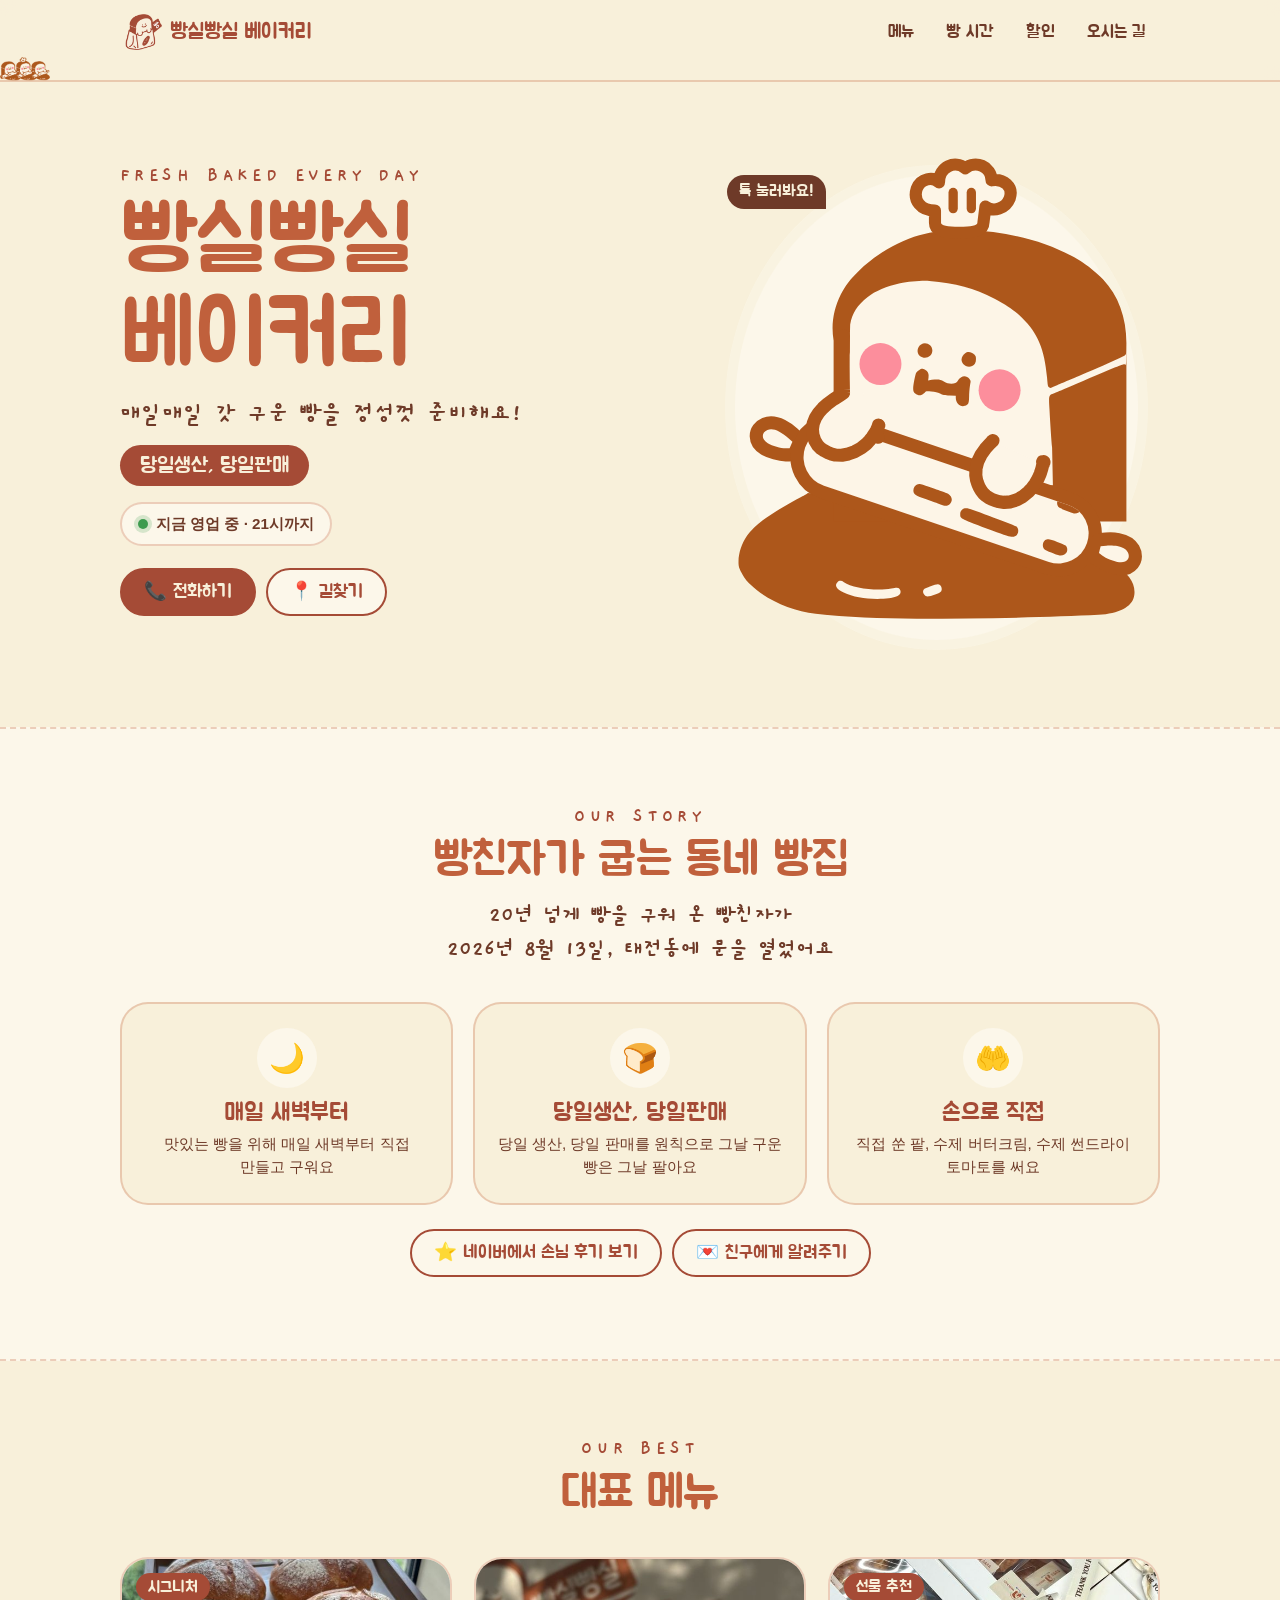
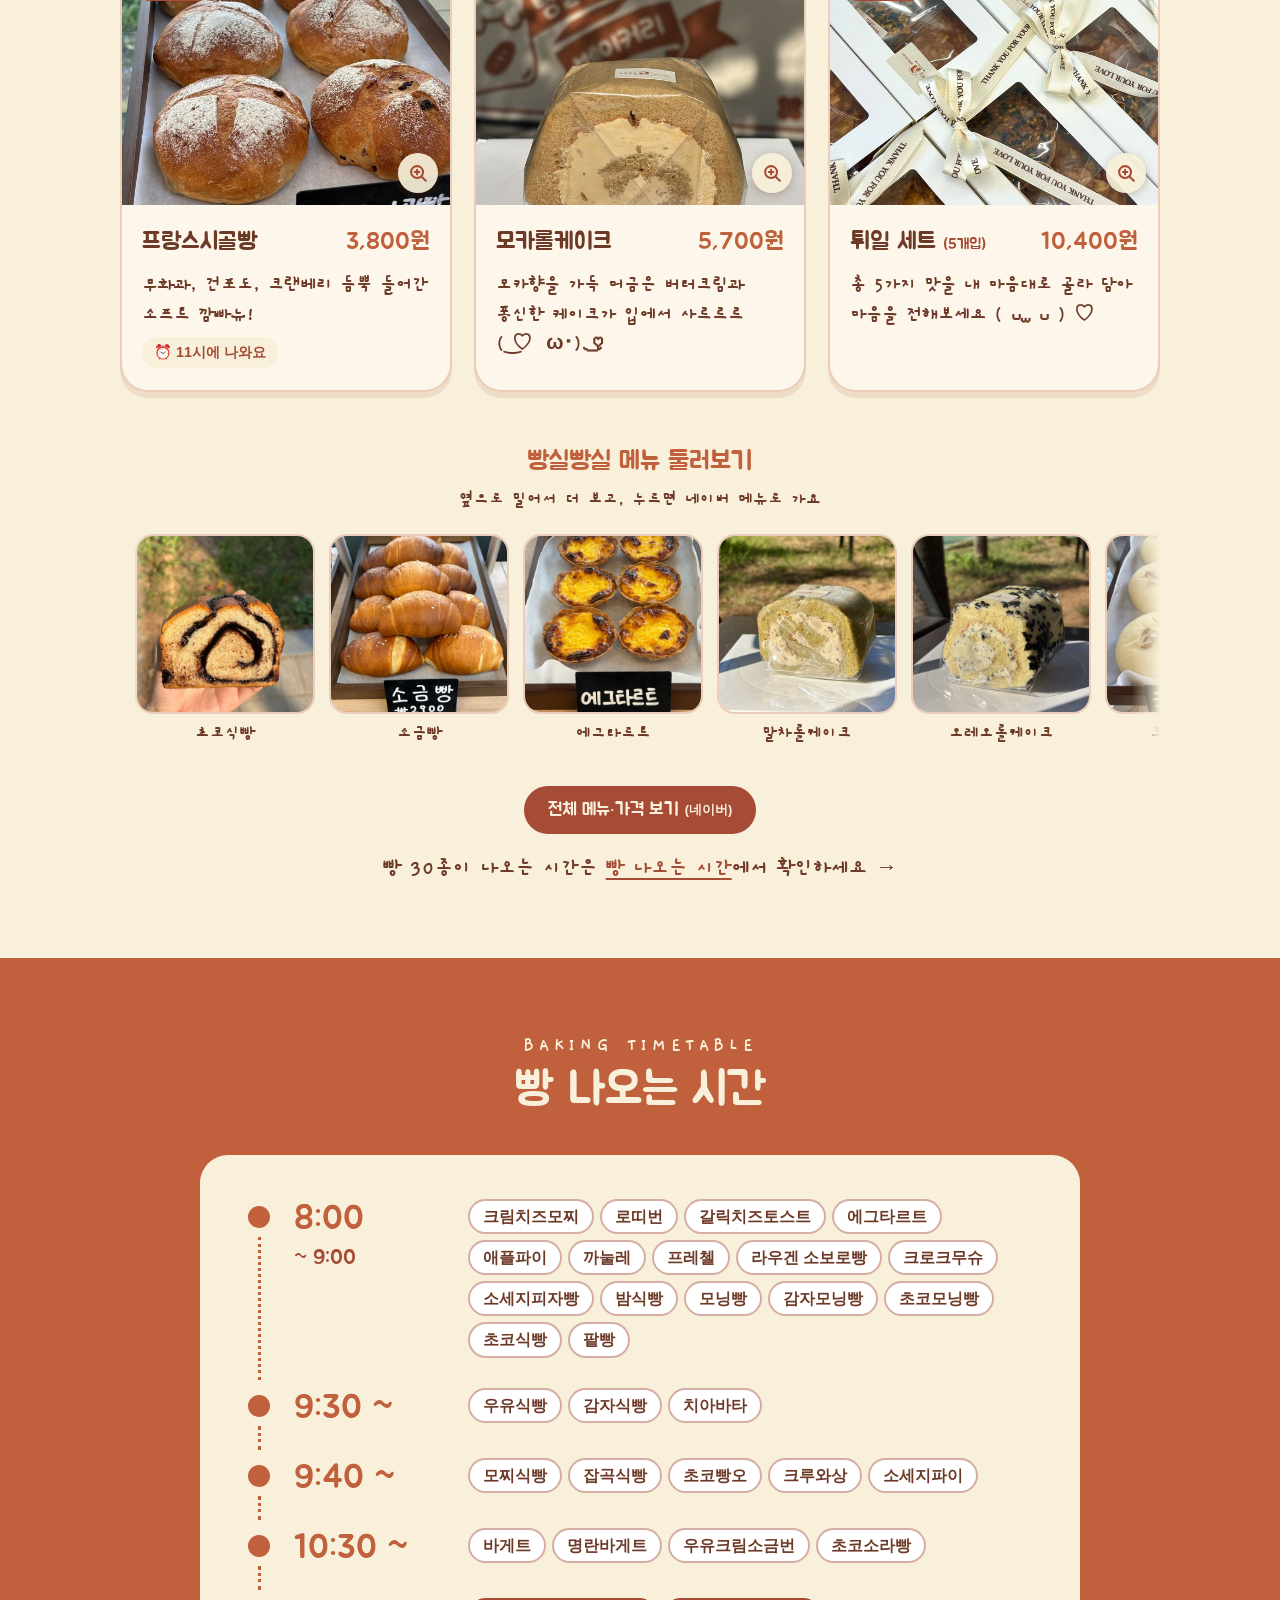
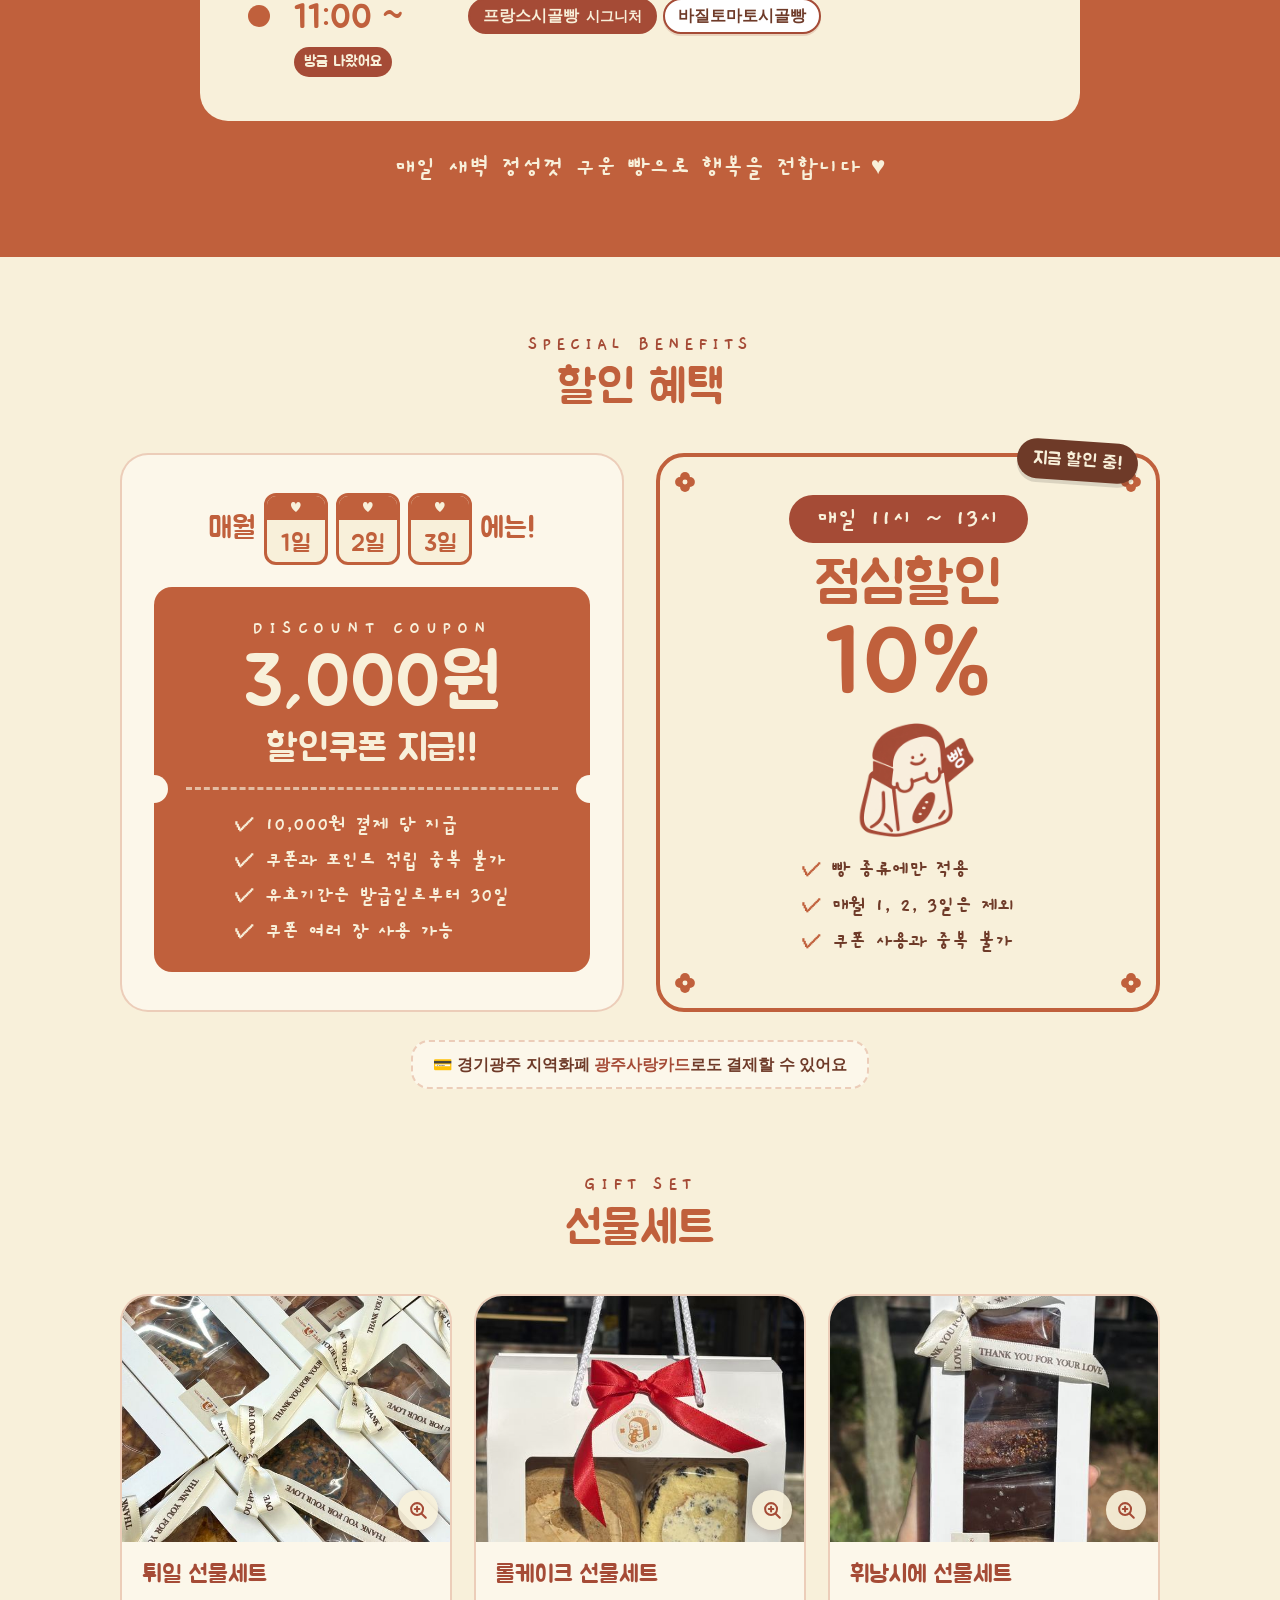
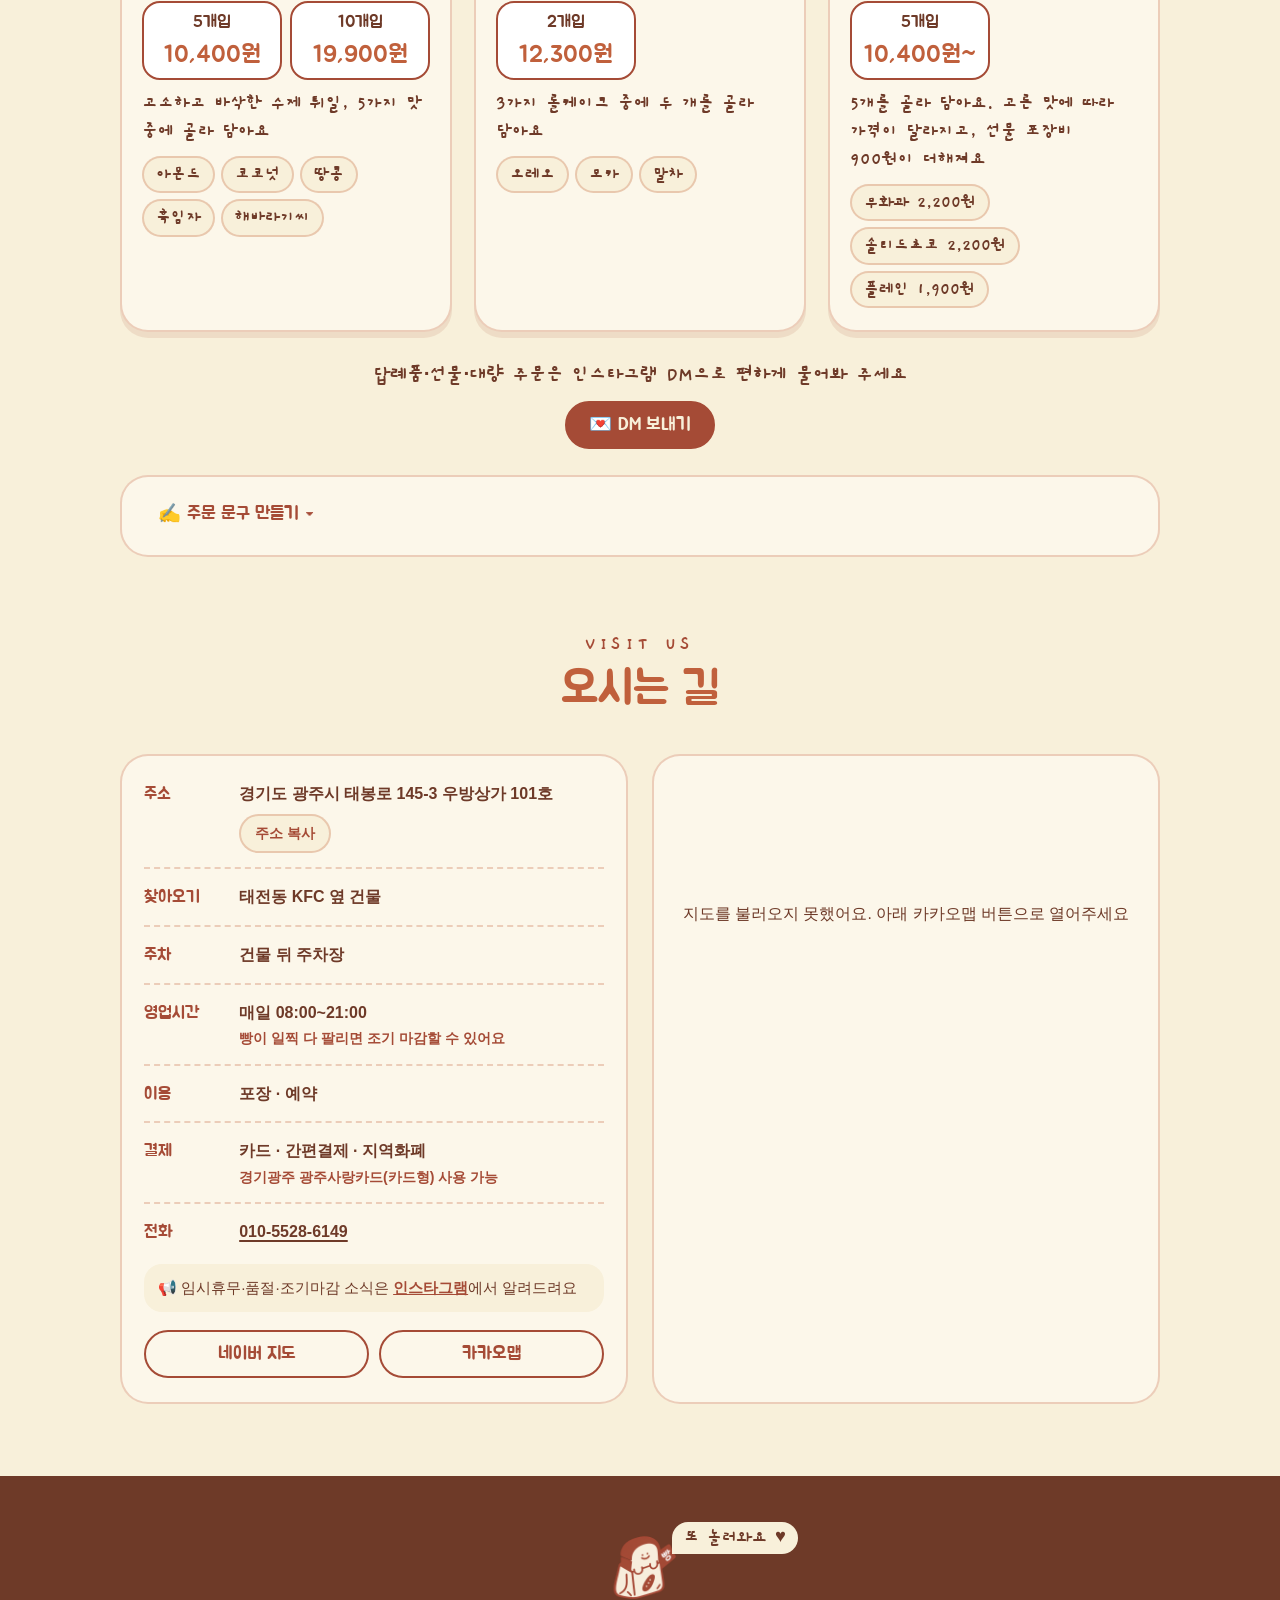
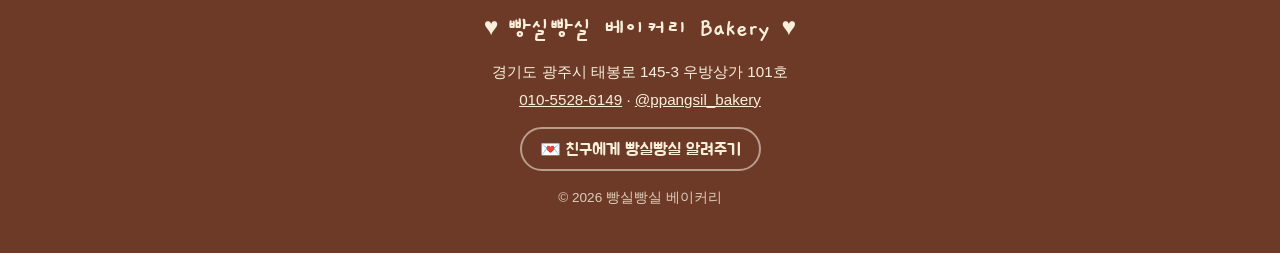
<file: index.html>
<!doctype html>
<html lang="ko">
<head>
  <meta charset="utf-8">
  <meta name="viewport" content="width=device-width, initial-scale=1, viewport-fit=cover">
  <title>빵실빵실 베이커리 | 경기 광주 태전동 빵집</title>
  <meta name="description" content="당일생산, 당일판매. 경기 광주 태전동 빵실빵실 베이커리의 빵 나오는 시간, 매월 1·2·3일 할인쿠폰, 매일 점심할인 10% 소식을 확인하세요. 광주사랑카드 결제 가능.">
  <meta name="theme-color" content="#F8F0DA">
  <meta property="og:type" content="website">
  <meta property="og:locale" content="ko_KR">
  <meta property="og:title" content="빵실빵실 베이커리">
  <meta property="og:description" content="당일생산, 당일판매 · 매일 08:00~21:00 · 경기 광주 태봉로 145-3">
  <meta property="og:url" content="https://parknoeun.github.io/ppangsil-bakery/">
  <meta property="og:image" content="https://parknoeun.github.io/ppangsil-bakery/images/menu-country-bread.jpg">
  <link rel="canonical" href="https://parknoeun.github.io/ppangsil-bakery/">
  <link rel="icon" type="image/png" href="images/favicon.png">
  <link rel="apple-touch-icon" href="images/favicon.png">
  <link rel="preconnect" href="https://fonts.googleapis.com">
  <link rel="preconnect" href="https://fonts.gstatic.com" crossorigin>
  <link rel="stylesheet" href="https://fonts.googleapis.com/css2?family=Gaegu:wght@400;700&family=Jua&display=swap">
  <link rel="stylesheet" href="css/style.css?v=20260916i">
  <script type="application/ld+json">
  {
    "@context": "https://schema.org",
    "@type": "Bakery",
    "name": "빵실빵실 베이커리",
    "url": "https://parknoeun.github.io/ppangsil-bakery/",
    "image": "https://parknoeun.github.io/ppangsil-bakery/images/menu-country-bread.jpg",
    "telephone": "+82-10-5528-6149",
    "address": {
      "@type": "PostalAddress",
      "streetAddress": "태봉로 145-3 우방상가 101호",
      "addressLocality": "광주시",
      "addressRegion": "경기도",
      "addressCountry": "KR"
    },
    "openingHoursSpecification": [{
      "@type": "OpeningHoursSpecification",
      "dayOfWeek": ["Monday", "Tuesday", "Wednesday", "Thursday", "Friday", "Saturday", "Sunday"],
      "opens": "08:00",
      "closes": "21:00"
    }],
    "paymentAccepted": "카드, 간편결제, 지역화폐(광주사랑카드)",
    "sameAs": ["https://www.instagram.com/ppangsil_bakery"]
  }
  </script>
</head>
<body>
  <a class="skip-link" href="#main">본문 바로가기</a>

  <svg class="sprite" aria-hidden="true" focusable="false">
    <symbol id="flower" viewBox="0 0 40 40">
      <mask id="flower-hole">
        <rect width="40" height="40" fill="#fff"/>
        <circle cx="20" cy="20" r="4.5" fill="#000"/>
      </mask>
      <g mask="url(#flower-hole)" fill="currentColor">
        <circle cx="20" cy="11" r="9"/>
        <circle cx="29" cy="20" r="9"/>
        <circle cx="20" cy="29" r="9"/>
        <circle cx="11" cy="20" r="9"/>
      </g>
    </symbol>
  </svg>

  <!-- ① 공지 띠: data-show-until 날짜가 지나면 자동으로 숨김 -->
  <aside class="notice-bar" data-show-until="2026-09-25" aria-label="공지">
    <a class="notice-bar__link" href="#order">
      <span aria-hidden="true">🌕</span> 추석 당일(9/25 금) 하루 쉬어가요 · 명절 선물세트 사전예약 중 <span aria-hidden="true">→</span>
    </a>
  </aside>

  <header class="site-header">
    <div class="container site-header__inner">
      <a class="brand" href="#top" aria-label="빵실빵실 베이커리 맨 위로">
        <img class="brand__icon" src="images/character.png" alt="" width="600" height="520">
        <span class="brand__name">빵실빵실 베이커리</span>
      </a>
      <nav class="site-nav" aria-label="바로가기">
        <a href="#menu">메뉴</a>
        <a href="#timetable">빵 시간</a>
        <a href="#benefits">할인</a>
        <a href="#location">오시는 길</a>
      </nav>
    </div>
    <!-- 스크롤한 만큼 차오르는 막대 위를 걷는 식빵 (js/main.js setupScrollWalk) -->
    <div class="scroll-walk" data-scroll-walk aria-hidden="true" hidden>
      <span class="scroll-walk__bar"></span>
      <span class="scroll-walk__buddy"><img src="images/rolling-trio.png" alt="" width="300" height="141"></span>
    </div>
  </header>

  <main id="main">
    <!-- ② 첫 화면 -->
    <section class="hero" id="top">
      <!-- 영업 전·후와 휴무일에만 보이는 밤 장식 (js/main.js renderStoreStatus) -->
      <div class="hero__night" data-night aria-hidden="true" hidden>
        <svg class="hero__moon" viewBox="0 0 24 24" fill="currentColor"><path d="M20.5 14.5A8.5 8.5 0 0 1 9.5 3.5a8.5 8.5 0 1 0 11 11z"></path></svg>
        <svg class="hero__star" viewBox="0 0 24 24" fill="currentColor" style="top: 12%; left: 8%; width: 18px; animation-delay: 0s;"><path d="M12 1.5c.6 5.1 1.9 7.4 4.6 8.2 2.7.8 4.6 1.2 5.9 2.3-3.6.6-6.4 1.2-8.1 3-1.6 1.7-2.1 4.6-2.4 7.5-.5-4.2-1.3-6.9-3.2-8.2-1.9-1.4-4.4-1.8-7.3-2.3 4.3-.6 7-1.4 8.5-3.1C11.2 7.4 11.7 4.9 12 1.5z"></path></svg>
        <svg class="hero__star" viewBox="0 0 24 24" fill="currentColor" style="top: 26%; left: 22%; width: 12px; animation-delay: 0.8s;"><path d="M12 1.5c.6 5.1 1.9 7.4 4.6 8.2 2.7.8 4.6 1.2 5.9 2.3-3.6.6-6.4 1.2-8.1 3-1.6 1.7-2.1 4.6-2.4 7.5-.5-4.2-1.3-6.9-3.2-8.2-1.9-1.4-4.4-1.8-7.3-2.3 4.3-.6 7-1.4 8.5-3.1C11.2 7.4 11.7 4.9 12 1.5z"></path></svg>
        <svg class="hero__star" viewBox="0 0 24 24" fill="currentColor" style="top: 8%; left: 60%; width: 14px; animation-delay: 1.6s;"><path d="M12 1.5c.6 5.1 1.9 7.4 4.6 8.2 2.7.8 4.6 1.2 5.9 2.3-3.6.6-6.4 1.2-8.1 3-1.6 1.7-2.1 4.6-2.4 7.5-.5-4.2-1.3-6.9-3.2-8.2-1.9-1.4-4.4-1.8-7.3-2.3 4.3-.6 7-1.4 8.5-3.1C11.2 7.4 11.7 4.9 12 1.5z"></path></svg>
        <svg class="hero__star" viewBox="0 0 24 24" fill="currentColor" style="top: 36%; left: 86%; width: 16px; animation-delay: 0.4s;"><path d="M12 1.5c.6 5.1 1.9 7.4 4.6 8.2 2.7.8 4.6 1.2 5.9 2.3-3.6.6-6.4 1.2-8.1 3-1.6 1.7-2.1 4.6-2.4 7.5-.5-4.2-1.3-6.9-3.2-8.2-1.9-1.4-4.4-1.8-7.3-2.3 4.3-.6 7-1.4 8.5-3.1C11.2 7.4 11.7 4.9 12 1.5z"></path></svg>
        <svg class="hero__star" viewBox="0 0 24 24" fill="currentColor" style="top: 52%; left: 6%; width: 13px; animation-delay: 2.2s;"><path d="M12 1.5c.6 5.1 1.9 7.4 4.6 8.2 2.7.8 4.6 1.2 5.9 2.3-3.6.6-6.4 1.2-8.1 3-1.6 1.7-2.1 4.6-2.4 7.5-.5-4.2-1.3-6.9-3.2-8.2-1.9-1.4-4.4-1.8-7.3-2.3 4.3-.6 7-1.4 8.5-3.1C11.2 7.4 11.7 4.9 12 1.5z"></path></svg>
        <svg class="hero__star" viewBox="0 0 24 24" fill="currentColor" style="top: 50%; left: 91%; width: 11px; animation-delay: 1.2s;"><path d="M12 1.5c.6 5.1 1.9 7.4 4.6 8.2 2.7.8 4.6 1.2 5.9 2.3-3.6.6-6.4 1.2-8.1 3-1.6 1.7-2.1 4.6-2.4 7.5-.5-4.2-1.3-6.9-3.2-8.2-1.9-1.4-4.4-1.8-7.3-2.3 4.3-.6 7-1.4 8.5-3.1C11.2 7.4 11.7 4.9 12 1.5z"></path></svg>
      </div>
      <div class="container hero__inner">
        <div class="hero__art">
          <!-- 누르면 폴짝 뛰고 하트가 퐁퐁 (js/main.js setupBuddy) -->
          <button type="button" class="hero__buddy" data-buddy aria-label="식빵 캐릭터 눌러보기">
            <!-- 낮: 밀대로 반죽 미는 제빵사 (부위별로 움직이는 SVG) -->
            <svg class="hero__baker" viewBox="-4 10 208 240" xmlns="http://www.w3.org/2000/svg" aria-hidden="true">
              <defs><clipPath id="bkPinClip"><rect x="-73.7" y="-14.9" width="147.4" height="29.8" rx="14.9" transform="translate(104.5 183) rotate(18.7)"/></clipPath></defs>
              <g class="bk-dough">
                  <!-- 반죽은 둥근 언덕. 윗부분은 몸통·밀대 뒤로 숨으므로 보이는 건 왼쪽·아래 실루엣과 오른쪽 둥근 끝. -->
                  <path d="M36 181.8 C36 182 34.5 182.9 32.7 183.8 C27.1 186.6 18.4 191.9 13.7 195.3
                           C11 197.3 7.4 200.8 5.9 203 C3.3 206.8 1.7 211.6 1.7 215.6
                           C1.7 218.1 1.8 218.4 3.2 221.4 C4.5 223.9 5.3 225 7.6 227.2
                           C15 234.5 27.9 240.3 39.9 241.7 C55 243.4 72 244.1 90 244.1
                           C122 244.1 158 243.4 180 242.2 C190 241.6 196.5 238.4 197.6 233
                           C198.8 227.2 195 221.4 188 217.8
                           C150 200.5 90 186.5 36 181.8 Z" fill="#AD571B"/>
                  <g fill="#FDF5E7">
                    <path d="M53.9 226.0C57.8 228.9 70.1 230.5 77.4 229.1C80.6 228.5 81.2 228.6 81.7 229.8C83.1 232.7 79.1 234.3 70.5 234.3C64.0 234.3 58.2 233.2 53.8 231.1C50.2 229.4 49.1 227.6 50.7 226.0C51.5 225.1 52.8 225.1 53.9 226.0Z"/>
                    <path d="M101.6 227.5C102.3 228.0 102.6 229.7 102.1 230.5C101.4 231.6 96.0 233.4 94.8 233.0C93.6 232.5 92.8 231.1 93.2 230.1C93.5 229.3 94.0 229.0 96.5 228.1C100.0 226.9 100.6 226.8 101.6 227.5Z"/>
                  </g>
                </g>
                <g class="bk-body">
                  <path d="M48.8 106.5 C47.5 98.4 48.6 91.2 52.4 83.4 C54.6 79.1 57 75.9 61.5 71.6
                           C69.5 63.8 81.4 56.8 91.2 54.2 C99.2 52.1 107.2 51.1 114.3 51.5
                           C137.7 52.7 155 57.4 171.1 66.9 C174.3 68.9 179 72.7 182.2 76
                           C189.8 84.1 193.8 94.9 193.8 107.6 L193.8 196 L48.8 196 Z" fill="#AD571B"/>
                  <path d="M57 178 L57 131 C56.6 120 56.8 105 57 98.4
                           C58 92.8 60.5 88.9 65.7 84.8 C69.1 82 75.3 79.4 81.7 78
                           C85.9 77.1 92.9 76.5 96.2 76.8 C109.3 77.9 118.4 80.4 128.5 85.6
                           C134.8 88.9 138.4 91.4 142.2 95.2 C150 102.9 153.2 110.6 154.5 124.6
                           C154.8 128.3 154.9 129.1 155.5 129.5 C156 129.9 156.3 129.9 157.1 129.5
                           C160.3 128.2 163 127 172.2 123.1 C178.2 120.6 185.7 117.3 193 113.8
                           C193.8 113 193.8 112.9 193.8 107.6
                           C193.9 112 193.9 116 193.5 118.4 C193.1 117.7 192.1 118 188.3 119.6
                           C180.5 122.9 170.8 127 163 130.4 C160.9 131.3 158.5 132.3 157.7 132.6
                           C155.3 133.4 155.3 133.7 155.7 140.2 C156.1 147.7 156.6 155 157 159.5
                           L157.4 178 Z" fill="#FDF5E7"/>
                  <g class="bk-face">
                    <circle cx="72" cy="118" r="10.4" fill="#FC8E9C"/>
                    <circle cx="131" cy="131" r="10.4" fill="#FC8E9C"/>
                    <g fill="#AD571B">
                      <path d="M92.1 108.3C90.1 109.5 89.8 112.6 91.5 114.0C94.1 116.0 97.7 114.4 97.7 111.3C97.7 108.5 94.5 106.8 92.1 108.3Z"/>
                      <path d="M114.7 112.2C113.7 112.6 112.7 113.8 112.3 114.9C111.4 117.7 114.7 120.3 117.4 119.0C118.7 118.3 119.3 117.3 119.3 115.6C119.3 114.5 119.2 114.0 118.6 113.4C117.2 112.1 116.0 111.8 114.7 112.2Z"/>
                      <path d="M91.1 121.0C90.5 121.3 89.9 121.9 89.7 122.3C89.2 123.3 88.3 128.0 88.2 129.9C88.2 131.8 88.6 132.5 90.3 133.2C91.2 133.6 91.5 133.6 92.5 133.2C93.1 132.9 93.8 132.4 94.0 132.1C94.4 131.5 94.7 131.4 97.1 131.6C99.1 131.7 100.3 132.0 101.5 132.6C102.8 133.3 103.8 133.5 106.3 133.6L109.3 133.7L109.3 134.7C109.3 137.5 111.5 139.4 113.8 138.7C115.6 138.1 115.8 137.6 115.9 134.2C115.9 132.5 116.1 130.1 116.3 128.8C116.8 126.5 116.8 126.3 116.1 125.4C115.1 124.1 113.4 123.7 112.0 124.5C111.3 124.9 110.6 125.6 110.4 126.1C109.5 128.0 106.0 128.3 103.4 126.6C101.6 125.5 100.4 125.4 97.4 125.8L95.6 126.1L95.8 124.8C96.1 122.8 95.5 121.4 94.1 120.8C92.7 120.2 92.4 120.2 91.1 121.0Z"/>
                    </g>
                  </g>
                </g>
                <g class="bk-tool">
                  <!-- 왼쪽 손잡이 고리: 추적 좌표 그대로 (테두리는 바깥쪽으로) -->
                  <path d="M21.9 151.5C23.1 152.1 25.1 153.5 26.3 154.6L28.4 156.5L27.7 158.1L27.0 159.7L25.0 159.7C22.7 159.7 18.4 158.5 16.2 157.2C13.0 155.3 12.9 152.0 16.0 150.7C17.7 150.0 19.5 150.3 21.9 151.5Z"
                        fill="#FDF5E7" stroke="#AD571B" stroke-width="13" paint-order="stroke fill" stroke-linejoin="round"/>
                  <g transform="translate(104.5 183) rotate(18.7)">
                    <rect x="-73.7" y="-14.9" width="147.4" height="29.8" rx="14.9" fill="#FDF5E7" stroke="#AD571B" stroke-width="13" paint-order="stroke fill"/>
                  </g>
                  <g clip-path="url(#bkPinClip)">
                    <g class="bk-marks" fill="#AD571B">
                      <g transform="translate(7.05 -20.84)"><path d="M90.1 177.7C89.1 178.1 88.3 179.3 88.3 180.6C88.3 182.5 89.4 183.2 94.7 185.0C97.3 185.9 100.5 187.1 101.7 187.6C104.2 188.5 105.3 188.4 106.5 187.2C108.2 185.5 107.2 182.8 104.6 181.9C103.8 181.6 101.2 180.7 98.8 179.8C91.5 177.2 91.3 177.2 90.1 177.7Z"/><path d="M112.4 190.1C111.7 190.8 111.5 191.2 111.5 192.3C111.5 194.6 111.1 194.4 127.3 200.4C136.3 203.7 137.2 203.9 138.6 203.3C140.4 202.6 140.8 199.8 139.4 198.5C138.8 198.0 135.2 196.6 127.5 193.8C125.3 193.0 121.7 191.7 119.6 190.9C115.1 189.1 113.8 189.0 112.4 190.1Z"/><path d="M153.6 205.1C152.2 206.2 152.0 208.6 153.3 209.8C153.8 210.3 159.1 212.4 160.7 212.8C162.0 213.1 163.9 212.2 164.3 211.1C164.8 210.0 164.5 208.6 163.7 207.9C162.8 207.1 156.4 204.7 155.2 204.7C154.6 204.7 153.9 204.9 153.6 205.1Z"/></g>
                      <g><path d="M90.1 177.7C89.1 178.1 88.3 179.3 88.3 180.6C88.3 182.5 89.4 183.2 94.7 185.0C97.3 185.9 100.5 187.1 101.7 187.6C104.2 188.5 105.3 188.4 106.5 187.2C108.2 185.5 107.2 182.8 104.6 181.9C103.8 181.6 101.2 180.7 98.8 179.8C91.5 177.2 91.3 177.2 90.1 177.7Z"/><path d="M112.4 190.1C111.7 190.8 111.5 191.2 111.5 192.3C111.5 194.6 111.1 194.4 127.3 200.4C136.3 203.7 137.2 203.9 138.6 203.3C140.4 202.6 140.8 199.8 139.4 198.5C138.8 198.0 135.2 196.6 127.5 193.8C125.3 193.0 121.7 191.7 119.6 190.9C115.1 189.1 113.8 189.0 112.4 190.1Z"/><path d="M153.6 205.1C152.2 206.2 152.0 208.6 153.3 209.8C153.8 210.3 159.1 212.4 160.7 212.8C162.0 213.1 163.9 212.2 164.3 211.1C164.8 210.0 164.5 208.6 163.7 207.9C162.8 207.1 156.4 204.7 155.2 204.7C154.6 204.7 153.9 204.9 153.6 205.1Z"/></g>
                      <g transform="translate(-7.05 20.84)"><path d="M90.1 177.7C89.1 178.1 88.3 179.3 88.3 180.6C88.3 182.5 89.4 183.2 94.7 185.0C97.3 185.9 100.5 187.1 101.7 187.6C104.2 188.5 105.3 188.4 106.5 187.2C108.2 185.5 107.2 182.8 104.6 181.9C103.8 181.6 101.2 180.7 98.8 179.8C91.5 177.2 91.3 177.2 90.1 177.7Z"/><path d="M112.4 190.1C111.7 190.8 111.5 191.2 111.5 192.3C111.5 194.6 111.1 194.4 127.3 200.4C136.3 203.7 137.2 203.9 138.6 203.3C140.4 202.6 140.8 199.8 139.4 198.5C138.8 198.0 135.2 196.6 127.5 193.8C125.3 193.0 121.7 191.7 119.6 190.9C115.1 189.1 113.8 189.0 112.4 190.1Z"/><path d="M153.6 205.1C152.2 206.2 152.0 208.6 153.3 209.8C153.8 210.3 159.1 212.4 160.7 212.8C162.0 213.1 163.9 212.2 164.3 211.1C164.8 210.0 164.5 208.6 163.7 207.9C162.8 207.1 156.4 204.7 155.2 204.7C154.6 204.7 153.9 204.9 153.6 205.1Z"/></g>
                    </g>
                  </g>
                </g>
                <g class="bk-tool">
                  <!-- 앞발: 크림 경계선을 바깥으로 3.25 민 경로에 6.5 획 + 크림 채움 -->
                  <g class="bk-paws" fill="#FDF5E7" stroke="#AD571B" stroke-width="6.5"
                     stroke-linejoin="round" stroke-linecap="round">
                    <path d="M70.94 154.26 L70.70 153.88 L70.31 152.23 L70.36 151.49 L70.46 150.81 L70.63 150.09 L70.84 149.38 L71.00 148.57 L71.01 148.16 L71.01 148.15 L71.11 148.30 L71.21 148.38 L71.17 148.36 L71.13 148.37 L71.05 148.41 L70.94 148.54 L70.73 149.21 L69.99 150.88 L69.02 152.53 L67.89 154.20 L66.66 155.79 L65.13 157.46 L62.39 159.63 L59.35 161.32 L56.14 162.51 L52.88 163.13 L49.75 163.05 L47.85 162.55 L45.97 161.81 L44.17 160.90 L42.52 159.82 L40.93 158.21 L39.44 155.74 L38.54 153.02 L38.29 150.17 L38.73 147.28 L39.82 144.60 L41.41 142.10 L43.49 139.75 L46.03 137.50 L49.01 135.33 L52.09 133.40 L53.28 132.62 L53.74 132.22 L53.73 132.26 L53.71 132.27 L53.63 130.57 L53.54 125.43 L53.50 119.70 L53.51 113.78 L53.57 108.06 L53.65 103.92"/>
                    <path d="M152.66 167.68 L152.68 167.41 L152.68 166.56 L152.65 166.34 L152.77 166.54 L152.87 166.64 L152.51 166.48 L152.31 166.41 L152.53 166.45 L152.90 166.43 L152.96 166.42 L152.65 166.54 L152.77 166.45 L152.87 166.36 L152.70 166.74 L152.38 167.79 L151.93 169.77 L151.11 172.36 L150.02 174.83 L148.68 177.17 L147.11 179.33 L145.21 181.38 L142.50 183.61 L139.58 185.25 L136.47 186.23 L133.27 186.50 L130.35 186.09 L128.70 185.59 L127.09 184.93 L125.56 184.13 L124.15 183.16 L122.93 182.02 L121.79 180.50 L120.86 178.85 L120.12 177.09 L119.56 175.29 L119.21 173.07 L119.33 169.67 L120.17 166.32 L121.73 163.07 L123.94 159.92 L126.43 157.17 L127.29 156.27 L127.65 155.85 L127.61 155.93 L127.55 156.18 L127.55 155.97 L127.55 155.95 L127.60 156.01 L127.64 156.03 L127.57 156.03 L127.25 156.16"/>
                  </g>
                </g><g class="bk-body"><path d="M99 42 C 92 42, 88 37, 90 31 C 92 26, 98 25, 101 28 C 101 20, 109 17, 114 21
                         C 119 17, 127 20, 127 27 C 133 26, 138 30, 136 36 C 134 41, 128 43, 124 40
                         L 123 48 C 123 52, 118 53, 111 53 C 103 53, 99 52, 99 48 Z"
                      fill="#FDF5E7" stroke="#AD571B" stroke-width="6" stroke-linejoin="round"/>
                <g stroke="#AD571B" stroke-width="4.6" stroke-linecap="round">
                  <path d="M108 33 v 8"/><path d="M117 33 v 8"/>
                </g></g><g class="bk-tool"><g transform="translate(104.5 183) rotate(18.7) scale(-1 1) rotate(-18.7) translate(-104.5 -183)">
                  <path d="M21.9 151.5C23.1 152.1 25.1 153.5 26.3 154.6L28.4 156.5L27.7 158.1L27.0 159.7L25.0 159.7C22.7 159.7 18.4 158.5 16.2 157.2C13.0 155.3 12.9 152.0 16.0 150.7C17.7 150.0 19.5 150.3 21.9 151.5Z" fill="#FDF5E7" stroke="#AD571B" stroke-width="13" paint-order="stroke fill" stroke-linejoin="round"/>
                </g></g>
            </svg>
            <!-- 밤: 이불 덮고 자는 식빵 -->
            <img class="hero__sleeper" src="images/sleeping.png" alt="" width="640" height="606">
          </button>
          <span class="hero__poke" data-buddy-hint aria-hidden="true" hidden>톡 눌러봐요!</span>
          <span class="hero__zzz" data-night aria-hidden="true" hidden><i>z</i><i>z</i><i>Z</i></span>
        </div>
        <div class="hero__text">
          <p class="eyebrow">FRESH BAKED EVERY DAY</p>
          <h1 class="hero__title">빵실빵실<br>베이커리</h1>
          <p class="hero__lead">매일매일 갓 구운 빵을 정성껏 준비해요!</p>
          <p class="hero__tag">당일생산, 당일판매</p>
          <p class="status-badge" data-store-status hidden></p>
          <div class="hero__actions">
            <a class="btn btn--primary" href="tel:010-5528-6149"><span aria-hidden="true">📞</span> 전화하기</a>
            <a class="btn btn--ghost" href="#location"><span aria-hidden="true">📍</span> 길찾기</a>
          </div>
        </div>
      </div>
    </section>

    <!-- ⑥ 가게 이야기 -->
    <section class="section section--story" id="story" aria-labelledby="story-title">
      <div class="container">
        <div class="section-head">
          <p class="eyebrow">OUR STORY</p>
          <h2 class="section-title" id="story-title">빵친자가 굽는 동네 빵집</h2>
          <p class="section-lead">20년 넘게 빵을 구워 온 빵친자가<br>2026년 8월 13일, 태전동에 문을 열었어요</p>
        </div>
        <ul class="story-grid">
          <li class="story-card">
            <span class="story-card__icon" aria-hidden="true">🌙</span>
            <h3 class="story-card__title">매일 새벽부터</h3>
            <p class="story-card__text">맛있는 빵을 위해 매일 새벽부터 직접 만들고 구워요</p>
          </li>
          <li class="story-card">
            <span class="story-card__icon" aria-hidden="true">🍞</span>
            <h3 class="story-card__title">당일생산, 당일판매</h3>
            <p class="story-card__text">당일 생산, 당일 판매를 원칙으로 그날 구운 빵은 그날 팔아요</p>
          </li>
          <li class="story-card">
            <span class="story-card__icon" aria-hidden="true">🤲</span>
            <h3 class="story-card__title">손으로 직접</h3>
            <p class="story-card__text">직접 쑨 팥, 수제 버터크림, 수제 썬드라이 토마토를 써요</p>
          </li>
        </ul>
        <p class="story-more">
          <a class="btn btn--ghost" href="https://m.place.naver.com/restaurant/2071676973/review/visitor" target="_blank" rel="noopener"><span aria-hidden="true">⭐</span> 네이버에서 손님 후기 보기</a>
          <button type="button" class="btn btn--ghost" data-share hidden><span aria-hidden="true">💌</span> 친구에게 알려주기</button>
          <span class="share-toast" data-share-toast role="status" aria-live="polite"></span>
        </p>
      </div>
    </section>

    <!-- ③ 대표 메뉴 -->
    <section class="section" id="menu" aria-labelledby="menu-title">
      <div class="container">
        <div class="section-head">
          <p class="eyebrow">OUR BEST</p>
          <h2 class="section-title" id="menu-title">대표 메뉴</h2>
        </div>
        <ul class="menu-grid">
          <li class="menu-card">
            <button type="button" class="menu-card__photo" data-zoom="images/large/country-bread.jpg" aria-label="프랑스시골빵 사진 크게 보기">
              <img src="images/menu-country-bread.jpg" alt="밀가루를 뿌려 구운 둥근 프랑스시골빵" width="600" height="800" loading="lazy">
              <span class="menu-card__tag">시그니처</span>
              <span class="photo-zoom" aria-hidden="true"><svg viewBox="0 0 24 24" fill="none" stroke="currentColor" stroke-width="2.2" stroke-linecap="round"><circle cx="11" cy="11" r="6.5"></circle><path d="M16 16l4.5 4.5M11 8.5v5M8.5 11h5"></path></svg></span>
            </button>
            <div class="menu-card__body">
              <div class="menu-card__head">
                <h3 class="menu-card__name">프랑스시골빵</h3>
                <p class="menu-card__price">3,800원</p>
              </div>
              <p class="menu-card__desc">무화과, 건포도, 크랜베리 듬뿍 들어간 소프트 깜빠뉴!</p>
              <p class="menu-card__note">11시에 나와요</p>
            </div>
          </li>
          <li class="menu-card">
            <button type="button" class="menu-card__photo" data-zoom="images/large/mocha-roll.jpg" aria-label="모카롤케이크 사진 크게 보기">
              <img src="images/menu-mocha-roll.jpg" alt="모카 크림이 말려 들어간 롤케이크 단면" width="600" height="800" loading="lazy">
              <span class="photo-zoom" aria-hidden="true"><svg viewBox="0 0 24 24" fill="none" stroke="currentColor" stroke-width="2.2" stroke-linecap="round"><circle cx="11" cy="11" r="6.5"></circle><path d="M16 16l4.5 4.5M11 8.5v5M8.5 11h5"></path></svg></span>
            </button>
            <div class="menu-card__body">
              <div class="menu-card__head">
                <h3 class="menu-card__name">모카롤케이크</h3>
                <p class="menu-card__price">5,700원</p>
              </div>
              <p class="menu-card__desc">모카향을 가득 머금은 버터크림과 퐁신한 케이크가 입에서 사르르르 <span class="nowrap">( ͜♡･ω･) ͜♡</span></p>
            </div>
          </li>
          <li class="menu-card">
            <button type="button" class="menu-card__photo" data-zoom="images/large/tuile-set.jpg" aria-label="튀일 세트 사진 크게 보기">
              <img src="images/menu-tuile.jpg" alt="리본으로 포장한 튀일 선물 상자" width="600" height="800" loading="lazy">
              <span class="menu-card__tag">선물 추천</span>
              <span class="photo-zoom" aria-hidden="true"><svg viewBox="0 0 24 24" fill="none" stroke="currentColor" stroke-width="2.2" stroke-linecap="round"><circle cx="11" cy="11" r="6.5"></circle><path d="M16 16l4.5 4.5M11 8.5v5M8.5 11h5"></path></svg></span>
            </button>
            <div class="menu-card__body">
              <div class="menu-card__head">
                <h3 class="menu-card__name">튀일 세트 <small>(5개입)</small></h3>
                <p class="menu-card__price">10,400원</p>
              </div>
              <p class="menu-card__desc">총 5가지 맛을 내 마음대로 골라 담아 마음을 전해보세요 <span class="nowrap">( ᴗ ̫ ᴗ ) ♡</span></p>
            </div>
          </li>
        </ul>
        <!-- 메뉴 둘러보기: 네이버 플레이스 메뉴 사진 (대표 3개 제외). JS가 천천히 흐르게 함 -->
        <div class="menu-carousel">
          <h3 class="menu-carousel__title">빵실빵실 메뉴 둘러보기</h3>
          <p class="menu-carousel__hint">옆으로 밀어서 더 보고, 누르면 네이버 메뉴로 가요</p>
          <div class="menu-carousel__viewport" data-carousel tabindex="0" role="region" aria-label="메뉴 사진 목록">
            <ul class="menu-carousel__track">
              <li class="menu-slide"><a href="https://m.place.naver.com/restaurant/2071676973/menu/list" target="_blank" rel="noopener"><img src="images/menu/choco-bread.jpg" alt="" width="480" height="480" loading="lazy"><span>초코식빵</span></a></li>
              <li class="menu-slide"><a href="https://m.place.naver.com/restaurant/2071676973/menu/list" target="_blank" rel="noopener"><img src="images/menu/salt-bread.jpg" alt="" width="480" height="480" loading="lazy"><span>소금빵</span></a></li>
              <li class="menu-slide"><a href="https://m.place.naver.com/restaurant/2071676973/menu/list" target="_blank" rel="noopener"><img src="images/menu/egg-tart.jpg" alt="" width="480" height="480" loading="lazy"><span>에그타르트</span></a></li>
              <li class="menu-slide"><a href="https://m.place.naver.com/restaurant/2071676973/menu/list" target="_blank" rel="noopener"><img src="images/menu/matcha-roll.jpg" alt="" width="480" height="480" loading="lazy"><span>말차롤케이크</span></a></li>
              <li class="menu-slide"><a href="https://m.place.naver.com/restaurant/2071676973/menu/list" target="_blank" rel="noopener"><img src="images/menu/oreo-roll.jpg" alt="" width="480" height="480" loading="lazy"><span>오레오롤케이크</span></a></li>
              <li class="menu-slide"><a href="https://m.place.naver.com/restaurant/2071676973/menu/list" target="_blank" rel="noopener"><img src="images/menu/cream-cheese-mochi.jpg" alt="" width="480" height="480" loading="lazy"><span>크림치즈모찌</span></a></li>
              <li class="menu-slide"><a href="https://m.place.naver.com/restaurant/2071676973/menu/list" target="_blank" rel="noopener"><img src="images/menu/milk-cream-salt-bun.jpg" alt="" width="480" height="480" loading="lazy"><span>우유크림소금번</span></a></li>
              <li class="menu-slide"><a href="https://m.place.naver.com/restaurant/2071676973/menu/list" target="_blank" rel="noopener"><img src="images/menu/cream-brownie.jpg" alt="" width="480" height="480" loading="lazy"><span>크림브라우니</span></a></li>
              <li class="menu-slide"><a href="https://m.place.naver.com/restaurant/2071676973/menu/list" target="_blank" rel="noopener"><img src="images/menu/chestnut-bread.jpg" alt="" width="480" height="480" loading="lazy"><span>밤식빵</span></a></li>
              <li class="menu-slide"><a href="https://m.place.naver.com/restaurant/2071676973/menu/list" target="_blank" rel="noopener"><img src="images/menu/basil-tomato-country.jpg" alt="" width="480" height="480" loading="lazy"><span>바질토마토시골빵</span></a></li>
              <li class="menu-slide"><a href="https://m.place.naver.com/restaurant/2071676973/menu/list" target="_blank" rel="noopener"><img src="images/menu/castella.jpg" alt="" width="480" height="480" loading="lazy"><span>카스테라</span></a></li>
              <li class="menu-slide"><a href="https://m.place.naver.com/restaurant/2071676973/menu/list" target="_blank" rel="noopener"><img src="images/menu/red-bean-bread.jpg" alt="" width="480" height="480" loading="lazy"><span>팥빵</span></a></li>
              <li class="menu-slide"><a href="https://m.place.naver.com/restaurant/2071676973/menu/list" target="_blank" rel="noopener"><img src="images/menu/laugen-soboro.jpg" alt="" width="480" height="480" loading="lazy"><span>라우겐 소보로빵</span></a></li>
              <li class="menu-slide"><a href="https://m.place.naver.com/restaurant/2071676973/menu/list" target="_blank" rel="noopener"><img src="images/menu/roll-gift-set.jpg" alt="" width="480" height="480" loading="lazy"><span>롤케이크 선물세트</span></a></li>
              <li class="menu-slide"><a href="https://m.place.naver.com/restaurant/2071676973/menu/list" target="_blank" rel="noopener"><img src="images/menu/financier-flavors.jpg" alt="" width="480" height="480" loading="lazy"><span>휘낭시에</span></a></li>
              <li class="menu-slide"><a href="https://m.place.naver.com/restaurant/2071676973/menu/list" target="_blank" rel="noopener"><img src="images/menu/financier-set.jpg" alt="" width="480" height="480" loading="lazy"><span>휘낭시에 선물세트</span></a></li>
            </ul>
          </div>
        </div>

        <div class="menu-actions">
          <a class="btn btn--primary" href="https://m.place.naver.com/restaurant/2071676973/menu/list" target="_blank" rel="noopener">전체 메뉴·가격 보기 <small>(네이버)</small></a>
        </div>
        <p class="menu-more">빵 30종이 나오는 시간은 <a href="#timetable">빵 나오는 시간</a>에서 확인하세요 →</p>
      </div>
    </section>

    <!-- ④ 빵 나오는 시간 -->
    <section class="section section--terracotta" id="timetable" aria-labelledby="timetable-title">
      <div class="container">
        <div class="section-head section-head--on-dark">
          <p class="eyebrow">BAKING TIMETABLE</p>
          <h2 class="section-title" id="timetable-title">빵 나오는 시간</h2>
        </div>
        <div class="timetable">
          <p class="timetable__done" data-bake-done hidden>오늘 빵이 모두 나왔어요 ♥</p>
          <ol class="timeline">
            <li class="timeline__row" data-start="08:00" data-end="09:00">
              <div class="timeline__time">
                <span class="timeline__clock">8:00</span>
                <span class="timeline__until">~ 9:00</span>
                <span class="timeline__badge" data-bake-badge hidden></span>
              </div>
              <ul class="bread-list">
                <li>크림치즈모찌</li><li>로띠번</li><li>갈릭치즈토스트</li><li>에그타르트</li>
                <li>애플파이</li><li>까눌레</li><li>프레첼</li><li>라우겐 소보로빵</li>
                <li>크로크무슈</li><li>소세지피자빵</li><li>밤식빵</li><li>모닝빵</li>
                <li>감자모닝빵</li><li>초코모닝빵</li><li>초코식빵</li><li>팥빵</li>
              </ul>
            </li>
            <li class="timeline__row" data-start="09:30">
              <div class="timeline__time">
                <span class="timeline__clock">9:30 ~</span>
                <span class="timeline__badge" data-bake-badge hidden></span>
              </div>
              <ul class="bread-list">
                <li>우유식빵</li><li>감자식빵</li><li>치아바타</li>
              </ul>
            </li>
            <li class="timeline__row" data-start="09:40">
              <div class="timeline__time">
                <span class="timeline__clock">9:40 ~</span>
                <span class="timeline__badge" data-bake-badge hidden></span>
              </div>
              <ul class="bread-list">
                <li>모찌식빵</li><li>잡곡식빵</li><li>초코빵오</li><li>크루와상</li><li>소세지파이</li>
              </ul>
            </li>
            <li class="timeline__row" data-start="10:30">
              <div class="timeline__time">
                <span class="timeline__clock">10:30 ~</span>
                <span class="timeline__badge" data-bake-badge hidden></span>
              </div>
              <ul class="bread-list">
                <li>바게트</li><li>명란바게트</li><li>우유크림소금번</li><li>초코소라빵</li>
              </ul>
            </li>
            <li class="timeline__row" data-start="11:00">
              <div class="timeline__time">
                <span class="timeline__clock">11:00 ~</span>
                <span class="timeline__badge" data-bake-badge hidden></span>
              </div>
              <ul class="bread-list">
                <li class="is-signature">프랑스시골빵 <small>시그니처</small></li><li>바질토마토시골빵</li>
              </ul>
            </li>
          </ol>
        </div>
        <p class="timetable__footer">매일 새벽 정성껏 구운 빵으로 행복을 전합니다 ♥</p>
      </div>
    </section>

    <!-- ⑤ 할인 혜택 -->
    <section class="section" id="benefits" aria-labelledby="benefits-title">
      <div class="container">
        <div class="section-head">
          <p class="eyebrow">SPECIAL BENEFITS</p>
          <h2 class="section-title" id="benefits-title">할인 혜택</h2>
        </div>
        <div class="benefit-grid">
          <article class="benefit coupon" aria-labelledby="coupon-title">
            <p class="benefit-badge" data-benefit-badge="coupon" hidden>오늘은 쿠폰 받는 날!</p>
            <p class="coupon__when">
              <span>매월</span>
              <span class="cal">1일</span>
              <span class="cal">2일</span>
              <span class="cal">3일</span>
              <span>에는!</span>
            </p>
            <div class="coupon__ticket">
              <p class="coupon__label">DISCOUNT COUPON</p>
              <h3 class="coupon__title" id="coupon-title">
                <span class="coupon__amount">3,000원</span>
                <span class="coupon__sub">할인쿠폰 지급!!</span>
              </h3>
              <ul class="checklist checklist--on-dark">
                <li>10,000원 결제 당 지급</li>
                <li>쿠폰과 포인트 적립 중복 불가</li>
                <li>유효기간은 발급일로부터 30일</li>
                <li>쿠폰 여러 장 사용 가능</li>
              </ul>
            </div>
          </article>

          <article class="benefit lunch" aria-labelledby="lunch-title">
            <p class="benefit-badge" data-benefit-badge="lunch" hidden>지금 할인 중!</p>
            <svg class="flower flower--tl" aria-hidden="true" focusable="false"><use href="#flower"/></svg>
            <svg class="flower flower--tr" aria-hidden="true" focusable="false"><use href="#flower"/></svg>
            <svg class="flower flower--bl" aria-hidden="true" focusable="false"><use href="#flower"/></svg>
            <svg class="flower flower--br" aria-hidden="true" focusable="false"><use href="#flower"/></svg>
            <p class="lunch__time">매일 11시 ~ 13시</p>
            <h3 class="lunch__title" id="lunch-title">
              <span class="lunch__name">점심할인</span>
              <span class="lunch__rate">10%</span>
            </h3>
            <img class="lunch__art" src="images/character.png" alt="" width="600" height="520" loading="lazy">
            <ul class="checklist">
              <li>빵 종류에만 적용</li>
              <li>매월 1, 2, 3일은 제외</li>
              <li>쿠폰 사용과 중복 불가</li>
            </ul>
          </article>
        </div>
        <p class="benefit-note"><span aria-hidden="true">💳</span> 경기광주 지역화폐 <strong>광주사랑카드</strong>로도 결제할 수 있어요</p>
      </div>
    </section>

    <!-- ⑥ 선물·단체주문 -->
    <section class="section section--tight" id="order" aria-labelledby="order-title">
      <div class="container">
        <div class="section-head">
          <p class="eyebrow">GIFT SET</p>
          <h2 class="section-title" id="order-title">선물세트</h2>
          <p class="section-lead" data-show-until="2026-09-24">🌕 추석 선물세트 사전예약 중이에요</p>
        </div>

        <ul class="gift-grid">
          <li class="gift-card">
            <button type="button" class="gift-card__photo" data-zoom="images/large/tuile-set.jpg" aria-label="튀일 선물세트 사진 크게 보기">
              <img src="images/menu-tuile.jpg" alt="리본으로 포장한 튀일 선물 상자" width="600" height="800" loading="lazy">
              <span class="photo-zoom" aria-hidden="true"><svg viewBox="0 0 24 24" fill="none" stroke="currentColor" stroke-width="2.2" stroke-linecap="round"><circle cx="11" cy="11" r="6.5"></circle><path d="M16 16l4.5 4.5M11 8.5v5M8.5 11h5"></path></svg></span>
            </button>
            <div class="gift-card__body">
              <h3 class="gift-card__name">튀일 선물세트</h3>
              <ul class="price-options" aria-label="튀일 선물세트 가격">
                <li class="price-option"><span class="price-option__name">5개입</span><span class="price-option__price">10,400원</span></li>
                <li class="price-option"><span class="price-option__name">10개입</span><span class="price-option__price">19,900원</span></li>
              </ul>
              <p class="gift-card__text">고소하고 바삭한 수제 튀일, 5가지 맛 중에 골라 담아요</p>
              <ul class="flavor-list" aria-label="튀일 맛 종류">
                <li>아몬드</li><li>코코넛</li><li>땅콩</li><li>흑임자</li><li>해바라기씨</li>
              </ul>
            </div>
          </li>

          <li class="gift-card">
            <button type="button" class="gift-card__photo" data-zoom="images/large/roll-gift-set.jpg" aria-label="롤케이크 선물세트 사진 크게 보기">
              <img src="images/menu/roll-gift-set.jpg" alt="롤케이크 두 개가 담긴 리본 선물 상자" width="480" height="480" loading="lazy">
              <span class="photo-zoom" aria-hidden="true"><svg viewBox="0 0 24 24" fill="none" stroke="currentColor" stroke-width="2.2" stroke-linecap="round"><circle cx="11" cy="11" r="6.5"></circle><path d="M16 16l4.5 4.5M11 8.5v5M8.5 11h5"></path></svg></span>
            </button>
            <div class="gift-card__body">
              <h3 class="gift-card__name">롤케이크 선물세트</h3>
              <ul class="price-options" aria-label="롤케이크 선물세트 가격">
                <li class="price-option"><span class="price-option__name">2개입</span><span class="price-option__price">12,300원</span></li>
              </ul>
              <p class="gift-card__text">3가지 롤케이크 중에 두 개를 골라 담아요</p>
              <ul class="flavor-list" aria-label="롤케이크 종류">
                <li>오레오</li><li>모카</li><li>말차</li>
              </ul>
            </div>
          </li>

          <li class="gift-card">
            <button type="button" class="gift-card__photo" data-zoom="images/large/financier-set.jpg" aria-label="휘낭시에 선물세트 사진 크게 보기">
              <img src="images/menu/financier-set.jpg" alt="리본으로 포장한 휘낭시에 선물 상자" width="480" height="480" loading="lazy">
              <span class="photo-zoom" aria-hidden="true"><svg viewBox="0 0 24 24" fill="none" stroke="currentColor" stroke-width="2.2" stroke-linecap="round"><circle cx="11" cy="11" r="6.5"></circle><path d="M16 16l4.5 4.5M11 8.5v5M8.5 11h5"></path></svg></span>
            </button>
            <div class="gift-card__body">
              <h3 class="gift-card__name">휘낭시에 선물세트</h3>
              <ul class="price-options" aria-label="휘낭시에 선물세트 가격">
                <li class="price-option"><span class="price-option__name">5개입</span><span class="price-option__price">10,400원~</span></li>
              </ul>
              <p class="gift-card__text">5개를 골라 담아요. 고른 맛에 따라 가격이 달라지고, 선물 포장비 900원이 더해져요</p>
              <ul class="flavor-list" aria-label="휘낭시에 맛과 가격">
                <li>무화과 2,200원</li><li>솔티드초코 2,200원</li><li>플레인 1,900원</li>
              </ul>
            </div>
          </li>
        </ul>

        <div class="gift-actions">
          <p class="gift-actions__text">답례품·선물·대량 주문은 인스타그램 DM으로 편하게 물어봐 주세요</p>
          <a class="btn btn--primary" href="https://ig.me/m/ppangsil_bakery" target="_blank" rel="noopener"><span aria-hidden="true">💌</span> DM 보내기</a>
        </div>

          <!-- ① 주문 문구 만들기: 입력 내용은 저장·전송하지 않고 문구만 만들어 복사. 배너 아래 가로 전체 (js/main.js setupOrderHelper) -->
          <details class="order-helper" data-order-helper hidden>
            <summary class="order-helper__toggle"><span aria-hidden="true">✍️</span> 주문 문구 만들기</summary>
            <form class="order-helper__form" data-order-form>
              <fieldset class="order-helper__field">
                <legend class="order-helper__label">문의 종류</legend>
                <div class="choice-row">
                  <label class="choice"><input type="radio" name="type" value="tuile" checked><span>튀일 선물세트</span></label>
                  <label class="choice"><input type="radio" name="type" value="roll"><span>롤케이크 선물세트</span></label>
                  <label class="choice"><input type="radio" name="type" value="financier"><span>휘낭시에 선물세트</span></label>
                  <label class="choice"><input type="radio" name="type" value="bread"><span>빵 단체주문</span></label>
                  <label class="choice"><input type="radio" name="type" value="etc"><span>기타 문의</span></label>
                </div>
              </fieldset>
              <fieldset class="order-helper__field" data-show-for="tuile">
                <legend class="order-helper__label">구성</legend>
                <div class="choice-row">
                  <label class="choice"><input type="radio" name="pack" value="5개입 (10,400원)" data-size="5" checked><span>5개입 · 10,400원</span></label>
                  <label class="choice"><input type="radio" name="pack" value="10개입 (19,900원)" data-size="10"><span>10개입 · 19,900원</span></label>
                </div>
              </fieldset>
              <label class="order-helper__field" data-show-for="tuile roll financier bread">
                <span class="order-helper__label">수량</span>
                <input class="order-helper__input" type="text" name="quantity" autocomplete="off"
                       data-placeholder-tuile="예: 3 (세트)" data-placeholder-roll="예: 2 (세트)"
                       data-placeholder-financier="예: 2 (세트)" data-placeholder-bread="예: 빵 30개, 5만 원어치" placeholder="예: 3 (세트)">
              </label>
              <!-- 세트별 맛 개수. 합계가 세트 크기(튀일은 구성 선택, 롤케이크 2개, 휘낭시에 5개)를 넘지 않게 JS가 막음 -->
              <fieldset class="order-helper__field" data-show-for="tuile" data-flavor-group="tuile">
                <legend class="order-helper__label">맛 구성 <small>(세트 하나에 담을 개수)</small></legend>
                <ul class="flavor-steppers">
                  <li class="stepper" data-flavor="아몬드">
                    <span class="stepper__name">아몬드</span>
                    <button type="button" class="stepper__btn" data-step="-1" aria-label="아몬드 하나 빼기">−</button>
                    <span class="stepper__count" data-count>0</span>
                    <button type="button" class="stepper__btn" data-step="1" aria-label="아몬드 하나 더하기">+</button>
                  </li>
                  <li class="stepper" data-flavor="코코넛">
                    <span class="stepper__name">코코넛</span>
                    <button type="button" class="stepper__btn" data-step="-1" aria-label="코코넛 하나 빼기">−</button>
                    <span class="stepper__count" data-count>0</span>
                    <button type="button" class="stepper__btn" data-step="1" aria-label="코코넛 하나 더하기">+</button>
                  </li>
                  <li class="stepper" data-flavor="땅콩">
                    <span class="stepper__name">땅콩</span>
                    <button type="button" class="stepper__btn" data-step="-1" aria-label="땅콩 하나 빼기">−</button>
                    <span class="stepper__count" data-count>0</span>
                    <button type="button" class="stepper__btn" data-step="1" aria-label="땅콩 하나 더하기">+</button>
                  </li>
                  <li class="stepper" data-flavor="흑임자">
                    <span class="stepper__name">흑임자</span>
                    <button type="button" class="stepper__btn" data-step="-1" aria-label="흑임자 하나 빼기">−</button>
                    <span class="stepper__count" data-count>0</span>
                    <button type="button" class="stepper__btn" data-step="1" aria-label="흑임자 하나 더하기">+</button>
                  </li>
                  <li class="stepper" data-flavor="해바라기씨">
                    <span class="stepper__name">해바라기씨</span>
                    <button type="button" class="stepper__btn" data-step="-1" aria-label="해바라기씨 하나 빼기">−</button>
                    <span class="stepper__count" data-count>0</span>
                    <button type="button" class="stepper__btn" data-step="1" aria-label="해바라기씨 하나 더하기">+</button>
                  </li>
                </ul>
                <p class="flavor-status" data-flavor-status aria-live="polite"></p>
                <p class="order-helper__hint">여러 세트면 모두 같은 구성으로 담아요. 세트마다 다르게 원하시면 요청사항에 적어주세요.</p>
              </fieldset>
              <fieldset class="order-helper__field" data-show-for="roll" data-flavor-group="roll" data-pack-size="2" data-pack-label="2개입 (12,300원)">
                <legend class="order-helper__label">맛 구성 <small>(세트 하나에 담을 개수)</small></legend>
                <ul class="flavor-steppers">
                  <li class="stepper" data-flavor="오레오">
                    <span class="stepper__name">오레오</span>
                    <button type="button" class="stepper__btn" data-step="-1" aria-label="오레오 하나 빼기">−</button>
                    <span class="stepper__count" data-count>0</span>
                    <button type="button" class="stepper__btn" data-step="1" aria-label="오레오 하나 더하기">+</button>
                  </li>
                  <li class="stepper" data-flavor="모카">
                    <span class="stepper__name">모카</span>
                    <button type="button" class="stepper__btn" data-step="-1" aria-label="모카 하나 빼기">−</button>
                    <span class="stepper__count" data-count>0</span>
                    <button type="button" class="stepper__btn" data-step="1" aria-label="모카 하나 더하기">+</button>
                  </li>
                  <li class="stepper" data-flavor="말차">
                    <span class="stepper__name">말차</span>
                    <button type="button" class="stepper__btn" data-step="-1" aria-label="말차 하나 빼기">−</button>
                    <span class="stepper__count" data-count>0</span>
                    <button type="button" class="stepper__btn" data-step="1" aria-label="말차 하나 더하기">+</button>
                  </li>
                </ul>
                <p class="flavor-status" data-flavor-status aria-live="polite"></p>
                <p class="order-helper__hint">여러 세트면 모두 같은 구성으로 담아요. 세트마다 다르게 원하시면 요청사항에 적어주세요.</p>
              </fieldset>
              <fieldset class="order-helper__field" data-show-for="financier" data-flavor-group="financier" data-pack-size="5" data-pack-label="5개입 (10,400원부터)">
                <legend class="order-helper__label">맛 구성 <small>(세트 하나에 담을 개수)</small></legend>
                <ul class="flavor-steppers">
                  <li class="stepper" data-flavor="무화과">
                    <span class="stepper__name">무화과</span>
                    <button type="button" class="stepper__btn" data-step="-1" aria-label="무화과 하나 빼기">−</button>
                    <span class="stepper__count" data-count>0</span>
                    <button type="button" class="stepper__btn" data-step="1" aria-label="무화과 하나 더하기">+</button>
                  </li>
                  <li class="stepper" data-flavor="솔티드초코">
                    <span class="stepper__name">솔티드초코</span>
                    <button type="button" class="stepper__btn" data-step="-1" aria-label="솔티드초코 하나 빼기">−</button>
                    <span class="stepper__count" data-count>0</span>
                    <button type="button" class="stepper__btn" data-step="1" aria-label="솔티드초코 하나 더하기">+</button>
                  </li>
                  <li class="stepper" data-flavor="플레인">
                    <span class="stepper__name">플레인</span>
                    <button type="button" class="stepper__btn" data-step="-1" aria-label="플레인 하나 빼기">−</button>
                    <span class="stepper__count" data-count>0</span>
                    <button type="button" class="stepper__btn" data-step="1" aria-label="플레인 하나 더하기">+</button>
                  </li>
                </ul>
                <p class="flavor-status" data-flavor-status aria-live="polite"></p>
                <p class="order-helper__hint">여러 세트면 모두 같은 구성으로 담아요. 세트마다 다르게 원하시면 요청사항에 적어주세요.</p>
              </fieldset>
              <div class="order-helper__row">
                <label class="order-helper__field">
                  <span class="order-helper__label">받는 날짜</span>
                  <input class="order-helper__input" type="date" name="date">
                </label>
                <label class="order-helper__field">
                  <span class="order-helper__label">받는 시간</span>
                  <input class="order-helper__input" type="time" name="time" min="08:00" max="21:00">
                </label>
              </div>
              <label class="order-helper__field">
                <span class="order-helper__label">요청사항</span>
                <textarea class="order-helper__input" name="note" rows="2" placeholder="예: 답례품이라 리본 포장 부탁드려요"></textarea>
              </label>
              <label class="order-helper__field">
                <span class="order-helper__label">미리보기</span>
                <textarea class="order-helper__preview" data-order-preview rows="9" readonly></textarea>
              </label>
              <div class="order-helper__actions">
                <a class="btn btn--primary" href="https://ig.me/m/ppangsil_bakery" target="_blank" rel="noopener" data-order-send><span aria-hidden="true">📋</span> 문구 복사하고 DM 열기</a>
                <button type="button" class="btn-copy" data-order-copy>문구만 복사</button>
              </div>
              <p class="order-helper__toast" data-order-toast role="status" aria-live="polite"></p>
              <p class="order-helper__privacy">입력한 내용은 어디에도 저장되거나 전송되지 않아요. 복사한 문구를 DM 창에 붙여넣어 보내주세요.</p>
            </form>
          </details>
      </div>
    </section>

    <!-- ⑦ 오시는 길 -->
    <section class="section" id="location" aria-labelledby="location-title">
      <div class="container">
        <div class="section-head">
          <p class="eyebrow">VISIT US</p>
          <h2 class="section-title" id="location-title">오시는 길</h2>
        </div>
        <div class="location">
          <div class="location__info">
            <dl class="info-list">
              <div class="info-list__row">
                <dt>주소</dt>
                <dd>
                  <span class="address" data-address>경기도 광주시 태봉로 145-3 우방상가 101호</span>
                  <button type="button" class="btn-copy" data-copy-address>주소 복사</button>
                  <span class="copy-toast" data-copy-toast role="status" aria-live="polite"></span>
                </dd>
              </div>
              <div class="info-list__row"><dt>찾아오기</dt><dd>태전동 KFC 옆 건물</dd></div>
              <div class="info-list__row"><dt>주차</dt><dd>건물 뒤 주차장</dd></div>
              <div class="info-list__row">
                <dt>영업시간</dt>
                <dd>매일 08:00~21:00<small class="info-list__note">빵이 일찍 다 팔리면 조기 마감할 수 있어요</small></dd>
              </div>
              <!-- 휴무일: data-closed-date에 날짜를 적으면 그날은 "오늘은 쉬어가요"로 표시 -->
              <div class="info-list__row" data-show-until="2026-09-25">
                <dt>휴무</dt>
                <dd><span data-closed-date="2026-09-25">9월 25일(금) 추석 당일</span></dd>
              </div>
              <div class="info-list__row"><dt>이용</dt><dd>포장 · 예약</dd></div>
              <div class="info-list__row">
                <dt>결제</dt>
                <dd>카드 · 간편결제 · 지역화폐<small class="info-list__note">경기광주 광주사랑카드(카드형) 사용 가능</small></dd>
              </div>
              <div class="info-list__row"><dt>전화</dt><dd><a href="tel:010-5528-6149">010-5528-6149</a></dd></div>
            </dl>
            <p class="location__notice">임시휴무·품절·조기마감 소식은 <a href="https://www.instagram.com/ppangsil_bakery" target="_blank" rel="noopener">인스타그램</a>에서 알려드려요</p>
            <div class="location__maps">
              <a class="btn btn--ghost" href="https://map.naver.com/p/entry/place/2071676973" target="_blank" rel="noopener">네이버 지도</a>
              <a class="btn btn--ghost" href="https://map.kakao.com/link/search/%EA%B2%BD%EA%B8%B0%EB%8F%84%20%EA%B4%91%EC%A3%BC%EC%8B%9C%20%ED%83%9C%EB%B4%89%EB%A1%9C%20145-3" target="_blank" rel="noopener">카카오맵</a>
            </div>
          </div>
          <!-- 카카오맵: 화면에 들어올 때만 불러옴 (js/main.js setupKakaoMap). 앱키는 공개용 자바스크립트 키 -->
          <div class="location__map">
            <div class="location__map-canvas" data-kakao-map
                 data-key="0618fc2070677370175a528726c41b16"
                 data-lat="37.3809768" data-lng="127.2311506"></div>
            <p class="location__map-fallback" data-map-fallback>지도는 아래 <strong>카카오맵</strong> 버튼으로 열어주세요</p>
          </div>
        </div>
      </div>
    </section>
  </main>

  <!-- ⑧ 푸터 -->
  <footer class="site-footer">
    <div class="container site-footer__inner">
      <div class="site-footer__buddy">
        <img class="site-footer__icon" src="images/character.png" alt="" width="600" height="520" loading="lazy">
        <p class="site-footer__bubble">또 놀러와요 ♥</p>
      </div>
      <p class="site-footer__name">♥ 빵실빵실 베이커리 Bakery ♥</p>
      <address class="site-footer__info">
        경기도 광주시 태봉로 145-3 우방상가 101호<br>
        <a href="tel:010-5528-6149">010-5528-6149</a> · <a href="https://www.instagram.com/ppangsil_bakery" target="_blank" rel="noopener">@ppangsil_bakery</a>
      </address>
      <p class="site-footer__share">
        <button type="button" class="share-link" data-share hidden><span aria-hidden="true">💌</span> 친구에게 빵실빵실 알려주기</button>
        <span class="share-toast share-toast--on-dark" data-share-toast role="status" aria-live="polite"></span>
      </p>
      <p class="site-footer__copy">© 2026 빵실빵실 베이커리</p>
    </div>
  </footer>

  <!-- 휴대폰 하단 고정 바 -->
  <nav class="quick-bar" aria-label="빠른 연락">
    <a href="tel:010-5528-6149"><span aria-hidden="true">📞</span>전화</a>
    <a href="#location"><span aria-hidden="true">📍</span>길찾기</a>
    <a href="https://www.instagram.com/ppangsil_bakery" target="_blank" rel="noopener"><span aria-hidden="true">📷</span>인스타</a>
  </nav>


  <!-- 선물세트 사진 크게 보기 (js/main.js setupLightbox) -->
  <dialog class="lightbox" data-lightbox>
    <button type="button" class="lightbox__close" data-lightbox-close aria-label="닫기">
      <svg viewBox="0 0 24 24" fill="none" stroke="currentColor" stroke-width="2.4" stroke-linecap="round" aria-hidden="true"><path d="M6 6l12 12M18 6L6 18"></path></svg>
    </button>
    <img class="lightbox__img" data-lightbox-img alt="">
  </dialog>

  <script src="js/schedule.js?v=20260916i"></script>
  <script src="js/order-message.js?v=20260916i"></script>
  <script src="js/main.js?v=20260916i"></script>
</body>
</html>
</file>
<file: css/style.css>
/* 빵실빵실 베이커리 */

:root {
  --cream: #F8F0DA;
  --paper: #FCF7EA;
  --terracotta: #C0603C;
  --crust: #A54B36;
  --ink: #6E3A28;
  --line: rgba(192, 96, 60, 0.28);
  --font-title: "Jua", -apple-system, "Apple SD Gothic Neo", "Malgun Gothic", sans-serif;
  --font-hand: "Gaegu", -apple-system, "Apple SD Gothic Neo", "Malgun Gothic", sans-serif;
  --font-body: -apple-system, BlinkMacSystemFont, "Apple SD Gothic Neo", "Malgun Gothic", "Noto Sans KR", sans-serif;
  --radius-lg: 28px;
  --radius-md: 18px;
  --header-h: 64px;
  --walk-lane: 16px; /* 헤더 아래 빵 3형제가 지나가는 길 (로고와 안 겹치게) */
  --quickbar-h: 64px;
  color-scheme: light;
}

/* ---------- 기본 ---------- */
*, *::before, *::after { box-sizing: border-box; }
[hidden] { display: none !important; }

html {
  scroll-behavior: smooth;
  scroll-padding-top: calc(var(--header-h) + var(--walk-lane) + 16px);
  -webkit-text-size-adjust: 100%;
}

body {
  margin: 0;
  background: var(--cream);
  color: var(--ink);
  font-family: var(--font-body);
  font-size: 1rem;
  line-height: 1.6;
  word-break: keep-all;
  overflow-wrap: break-word;
  padding-bottom: calc(var(--quickbar-h) + env(safe-area-inset-bottom, 0px));
}

h1, h2, h3, p, ul, ol, dl, dd { margin: 0; }
ul, ol { padding: 0; list-style: none; }
img { display: block; max-width: 100%; height: auto; }
a { color: inherit; }
/* 버튼을 빠르게 연속으로 눌러도 두 번 탭 확대가 되지 않게 (두 손가락 확대는 그대로 가능) */
a, button, input, label, select, summary, textarea, .stepper { touch-action: manipulation; }
:focus-visible { outline: 3px solid var(--crust); outline-offset: 3px; border-radius: 6px; }

.sprite { position: absolute; width: 0; height: 0; overflow: hidden; }
.nowrap { white-space: nowrap; }

.container {
  width: 100%;
  max-width: 1080px;
  margin-inline: auto;
  padding-inline: 20px;
}

.skip-link {
  position: absolute;
  top: -60px;
  left: 12px;
  z-index: 100;
  padding: 8px 16px;
  border-radius: 999px;
  background: var(--crust);
  color: var(--cream);
  text-decoration: none;
}
.skip-link:focus { top: 12px; }

/* ---------- 공용 ---------- */
.section { padding-block: 72px; }
.section--tight { padding-block: 8px 0; }

.section-head { text-align: center; margin-bottom: 36px; }

.eyebrow {
  font-family: var(--font-hand);
  font-weight: 700;
  font-size: 1.2rem;
  letter-spacing: 0.25em;
  color: var(--crust);
}

.section-title {
  margin-top: 2px;
  font-family: var(--font-title);
  font-weight: 400;
  font-size: clamp(2.25rem, 7vw, 2.9rem);
  line-height: 1.2;
  color: var(--terracotta);
}

.btn {
  display: inline-flex;
  align-items: center;
  justify-content: center;
  gap: 6px;
  min-height: 48px;
  padding: 10px 22px;
  border: 2px solid var(--crust);
  border-radius: 999px;
  font-family: var(--font-title);
  font-size: 1.15rem;
  line-height: 1.2;
  text-decoration: none;
  cursor: pointer;
  -webkit-tap-highlight-color: transparent;
  transition: transform 0.35s cubic-bezier(0.34, 1.56, 0.64, 1), background-color 0.15s ease;
}
.btn:hover { transform: translateY(-2px); }
/* 누르면 젤리처럼 말랑하게 눌렸다가 손을 떼면 통 튕김 */
.btn:active,
.btn-copy:active,
.quick-bar a:active {
  transform: scale(0.92);
  transition-duration: 0.08s;
}
.btn--primary { background: var(--crust); color: var(--cream); }
.btn--primary:hover { background: var(--ink); border-color: var(--ink); }
.btn--ghost { background: var(--paper); color: var(--crust); }
.btn--ghost:hover { background: #fff; }

/* ---------- 공지 띠 ---------- */
.notice-bar {
  padding-top: env(safe-area-inset-top, 0px);
  background: var(--ink);
  text-align: center;
}
.notice-bar__link {
  display: block;
  padding: 9px 16px;
  color: var(--cream);
  font-size: 0.86rem;
  font-weight: 700;
  line-height: 1.45;
  text-decoration: none;
}
.notice-bar__link:hover { text-decoration: underline; text-underline-offset: 3px; }
@media (min-width: 720px) {
  .notice-bar__link { font-size: 0.95rem; }
}

/* ---------- ① 헤더 ---------- */
.site-header {
  position: sticky;
  top: 0;
  z-index: 50;
  padding-top: env(safe-area-inset-top, 0px);
  padding-bottom: var(--walk-lane);
  background: rgba(248, 240, 218, 0.94);
  -webkit-backdrop-filter: blur(8px);
  backdrop-filter: blur(8px);
  border-bottom: 2px solid var(--line);
}
.site-header__inner {
  display: flex;
  align-items: center;
  justify-content: space-between;
  gap: 8px;
  height: var(--header-h);
}
.brand { display: flex; align-items: center; gap: 8px; flex-shrink: 0; text-decoration: none; }
.brand__icon { width: 42px; }
/* 24px 미만이라 테라코타(3.7:1) 대신 crust(5.05:1) */
.brand__name { display: none; font-family: var(--font-title); font-size: 1.3rem; color: var(--crust); }

.site-nav { display: flex; }
.site-nav a {
  padding: 8px 7px;
  border-radius: 999px;
  font-family: var(--font-title);
  font-size: 0.98rem;
  color: var(--ink);
  text-decoration: none;
  white-space: nowrap;
}
.site-nav a:hover { background: var(--paper); color: var(--crust); }

@media (max-width: 359px) {
  .site-nav a { padding-inline: 4px; font-size: 0.9rem; }
}

/* 헤더 아래선: 스크롤한 만큼 차오르고, 그 위를 빵 3형제가 밀대를 밀며 통통 */
.scroll-walk {
  position: absolute;
  right: 0;
  bottom: -2px;
  left: 0;
  height: 2px;
  pointer-events: none;
}
.scroll-walk__bar {
  position: absolute;
  inset: 0;
  background: var(--terracotta);
  transform: scaleX(0);
  transform-origin: 0 50%;
}
.scroll-walk__buddy {
  position: absolute;
  bottom: 2px;
  left: 0;
  width: 50px;
}
.scroll-walk__buddy img { width: 100%; transform-origin: 50% 100%; }
.scroll-walk.is-walking .scroll-walk__buddy img { animation: waddle 0.28s ease-in-out infinite alternate; }
@keyframes waddle {
  from { transform: rotate(-3deg); }
  to { transform: translateY(-2px) rotate(3deg); }
}
@media (min-width: 720px) {
  .brand__name { display: inline; }
  .site-nav { gap: 4px; }
  .site-nav a { padding: 8px 14px; font-size: 1.08rem; }
}

/* ---------- ② 첫 화면 ---------- */
.hero { position: relative; padding-block: 32px 56px; overflow: hidden; }
.hero__inner { display: grid; gap: 20px; align-items: center; }

.hero__art {
  position: relative;
  isolation: isolate;
  justify-self: center;
  width: min(70vw, 300px);
}
.hero__art::before {
  content: "";
  position: absolute;
  inset: 6% 2% -2%;
  z-index: -1;
  border-radius: 50%;
  background: var(--paper);
  box-shadow: 0 0 0 10px rgba(252, 247, 234, 0.5);
}
.hero__art img, .hero__baker { animation: bob 4s ease-in-out infinite; }

/* 히어로 캐릭터: 낮에는 밀대로 반죽 미는 제빵사, 밤에는 이불 덮고 자는 식빵 */
.hero__baker { display: block; width: 100%; height: auto; }
.hero__sleeper { display: none; width: 100%; height: auto; }
.is-night .hero__baker { display: none; }
.is-night .hero__sleeper { display: block; }

/* 부위별 애니메이션. 미는 방향은 밀대 축(18.7도)의 수직 (-0.32, 0.95) */
.hero__baker .bk-tool  { animation: bkPush 820ms ease-in-out infinite; }
.hero__baker .bk-body  { animation: bkLean 820ms ease-in-out infinite; transform-origin: 105px 196px; }
.hero__baker .bk-dough { animation: bkSquash 820ms ease-in-out infinite; transform-origin: 97px 242px; }
.hero__baker .bk-marks { animation: bkRoll 820ms ease-in-out infinite; }
@keyframes bkPush {                 /* 밀대와 두 발 */
  0%, 100% { transform: translate(2.25px, -6.6px); }
  50%      { transform: translate(-2.25px, 6.6px); }
}
@keyframes bkLean {                 /* 몸통(+모자)은 절반만 따라가며 숙임 */
  0%, 100% { transform: translate(1.1px, -3.1px) rotate(0.9deg); }
  50%      { transform: translate(-1.1px, 3.1px) rotate(-1deg); }
}
@keyframes bkRoll {                 /* 표면 무늬는 밀대보다 더 많이 = 굴러가는 느낌 */
  0%, 100% { transform: translate(3.0px, -8.9px); }
  50%      { transform: translate(-3.0px, 8.9px); }
}
@keyframes bkSquash {               /* 반죽이 눌렸다 펴짐 */
  0%, 100% { transform: scale(1, 1); }
  50%      { transform: scale(1.03, 0.955); }
}
@media (prefers-reduced-motion: reduce) {
  .hero__baker, .hero__baker * { animation: none !important; }
}
@keyframes bob {
  0%, 100% { transform: translateY(0) rotate(-2deg); }
  50% { transform: translateY(-8px) rotate(2deg); }
}

/* 캐릭터 누르면 폴짝 (말랑하게 눌렸다 뛰고 착지) */
.hero__buddy {
  display: block;
  width: 100%;
  padding: 0;
  border: 0;
  border-radius: 50%;
  background: none;
  cursor: pointer;
  -webkit-tap-highlight-color: transparent;
  transform-origin: 50% 100%;
}
.hero__buddy:focus-visible { outline-offset: 6px; }
.hero__buddy.is-hopping { animation: hop 0.7s cubic-bezier(0.3, 0.7, 0.4, 1); }
@keyframes hop {
  0% { transform: translateY(0) scale(1, 1); }
  15% { transform: translateY(0) scale(1.08, 0.88); }
  45% { transform: translateY(-36px) scale(0.94, 1.08); }
  70% { transform: translateY(0) scale(1.08, 0.9); }
  85% { transform: translateY(0) scale(0.97, 1.03); }
  100% { transform: translateY(0) scale(1, 1); }
}

/* 밤엔 자고 있으니 "톡 눌러봐요!"는 숨기고, 눌러도 뒤척이기만 */
.is-night .hero__poke { display: none; }
.hero__buddy.is-turning { animation: turnOver 1.2s ease-in-out; }
@keyframes turnOver {
  0%   { transform: rotate(0) translateX(0); }
  28%  { transform: rotate(-2.6deg) translateX(-5px); }
  62%  { transform: rotate(1.8deg) translateX(3px); }
  100% { transform: rotate(0) translateX(0); }
}

.hero__poke {
  position: absolute;
  top: 6%;
  left: 0;
  padding: 4px 12px;
  border-radius: 999px 999px 4px 999px;
  background: var(--ink);
  color: var(--cream);
  font-family: var(--font-title);
  font-size: 1rem;
  white-space: nowrap;
  pointer-events: none;
  animation: poke 1.6s ease-in-out infinite;
}
@keyframes poke {
  0%, 100% { transform: rotate(-6deg); }
  50% { transform: translateY(-3px) rotate(4deg); }
}

/* 퐁퐁 튀어나오는 하트·빵 (JS가 --dx --dy --rot 지정) */
.buddy-pop {
  position: absolute;
  top: 20%;
  left: 50%;
  z-index: 2;
  font-size: 1.7rem;
  line-height: 1;
  color: var(--terracotta);
  text-shadow: 0 0 2px var(--cream), 0 0 4px var(--cream), 0 0 6px var(--cream);
  pointer-events: none;
  animation: pop 0.95s ease-out forwards;
}
.buddy-pop--alt { color: var(--crust); font-size: 1.3rem; }
@keyframes pop {
  0% { transform: translate(-50%, 0) scale(0.3); opacity: 0; }
  12% { opacity: 1; }
  60% { opacity: 1; }
  100% { transform: translate(calc(-50% + var(--dx)), var(--dy)) rotate(var(--rot)) scale(1.1); opacity: 0; }
}

.hero__text { text-align: center; }
.hero__title {
  margin-top: 4px;
  font-family: var(--font-title);
  font-weight: 400;
  font-size: clamp(3.2rem, 14vw, 5.6rem);
  line-height: 1.05;
  color: var(--terracotta);
}
.hero__lead {
  margin-top: 14px;
  font-family: var(--font-hand);
  font-weight: 700;
  font-size: 1.55rem;
  line-height: 1.35;
  color: var(--ink);
}
.hero__tag {
  display: inline-block;
  margin-top: 14px;
  padding: 4px 20px;
  border-radius: 999px;
  background: var(--crust);
  color: var(--cream);
  font-family: var(--font-title);
  font-size: 1.3rem;
}
.status-badge {
  display: flex;
  width: fit-content;
  align-items: center;
  gap: 8px;
  margin: 16px auto 0;
  padding: 8px 16px;
  border: 2px solid var(--line);
  border-radius: 999px;
  background: var(--paper);
  font-size: 0.95rem;
  font-weight: 700;
  color: var(--ink);
}
.status-badge::before {
  content: "";
  width: 10px;
  height: 10px;
  border-radius: 50%;
  background: #9C8F80;
}
.status-badge.is-open::before {
  background: #3E9B4F;
  box-shadow: 0 0 0 4px rgba(62, 155, 79, 0.2);
}
.hero__actions {
  display: flex;
  flex-wrap: wrap;
  justify-content: center;
  gap: 10px;
  margin-top: 22px;
}

@media (min-width: 720px) {
  .hero { padding-block: 64px 96px; }
  .hero__inner { grid-template-columns: 1.1fr 0.9fr; gap: 48px; }
  .hero__art { order: 1; width: min(100%, 420px); }
  .hero__text { text-align: left; }
  .status-badge { margin-left: 0; }
  .hero__actions { justify-content: flex-start; }
}

/* ---------- ⑥ 가게 이야기 ---------- */
.section--story {
  background: var(--paper);
  border-block: 2px dashed var(--line);
}
.section-lead {
  margin-top: 10px;
  font-family: var(--font-hand);
  font-weight: 700;
  font-size: 1.2rem;
  letter-spacing: -0.02em;
  line-height: 1.45;
  color: var(--ink);
}
.story-grid { display: grid; gap: 12px; }
.story-card {
  display: grid;
  grid-template-columns: 52px 1fr;
  column-gap: 14px;
  align-items: center;
  padding: 16px 18px;
  border: 2px solid var(--line);
  border-radius: var(--radius-md);
  background: var(--cream);
}
.story-card__icon {
  display: grid;
  grid-row: span 2;
  place-items: center;
  width: 52px;
  height: 52px;
  border-radius: 50%;
  background: var(--paper);
  font-size: 1.6rem;
}
.story-card__title {
  font-family: var(--font-title);
  font-weight: 400;
  font-size: 1.35rem;
  line-height: 1.3;
  color: var(--crust); /* 24px 미만이라 테라코타(3.7:1) 대신 crust(5.05:1) */
}
.story-card__text { font-size: 0.95rem; line-height: 1.5; color: var(--ink); }
.story-more {
  display: flex;
  flex-wrap: wrap;
  align-items: center;
  justify-content: center;
  gap: 10px;
  margin-top: 24px;
}

/* ④ 친구에게 알려주기 */
.share-toast { flex-basis: 100%; min-height: 1.4em; text-align: center; font-size: 0.9rem; font-weight: 700; color: #2F7A3D; word-break: break-all; }
.share-toast:empty { min-height: 0; }
.share-toast--on-dark { color: var(--cream); }
.site-footer__share { display: flex; flex-direction: column; align-items: center; gap: 6px; margin-top: 4px; }
.share-link {
  min-height: 44px;
  padding: 8px 18px;
  border: 2px solid rgba(248, 240, 218, 0.55);
  border-radius: 999px;
  background: transparent;
  color: var(--cream);
  font-family: var(--font-title);
  font-size: 1.05rem;
  cursor: pointer;
  -webkit-tap-highlight-color: transparent;
  transition: transform 0.35s cubic-bezier(0.34, 1.56, 0.64, 1), background-color 0.15s ease;
}
.share-link:hover { background: rgba(248, 240, 218, 0.12); }
.share-link:active { transform: scale(0.92); transition-duration: 0.08s; }

@media (min-width: 720px) {
  .section-lead { font-size: 1.45rem; letter-spacing: 0; }
  .story-grid { grid-template-columns: repeat(3, 1fr); gap: 20px; }
  .story-card {
    display: block;
    padding: 24px 20px;
    border-radius: var(--radius-lg);
    text-align: center;
  }
  .story-card__icon { width: 60px; height: 60px; margin: 0 auto 10px; font-size: 1.8rem; }
  .story-card__title { font-size: 1.5rem; }
  .story-card__text { margin-top: 4px; }
}

/* ---------- 밤 분위기 (영업 전·후, 휴무일) ---------- */
.hero__night { position: absolute; inset: 0; pointer-events: none; }
.hero__moon {
  position: absolute;
  top: 4%;
  right: 5%;
  width: 72px;
  height: 72px;
  color: #F5D68A;
  filter: drop-shadow(0 0 18px rgba(245, 214, 138, 0.5));
  animation: moon-glow 5s ease-in-out infinite;
}
.hero__star {
  position: absolute;
  height: auto;
  color: #F8F0DA;
  opacity: 0.3;
  animation: twinkle 3.2s ease-in-out infinite;
}
@keyframes twinkle {
  0%, 100% { opacity: 0.25; transform: scale(0.75) rotate(-8deg); }
  50% { opacity: 1; transform: scale(1.15) rotate(8deg); }
}
@keyframes moon-glow {
  0%, 100% { transform: rotate(-6deg); }
  50% { transform: translateY(-5px) rotate(4deg); }
}

.hero__zzz {
  position: absolute;
  top: -14%;
  right: 16%;
  display: flex;
  align-items: flex-end;
  gap: 2px;
  font-family: var(--font-title);
  color: #F5D68A;
}
.hero__zzz i { font-style: normal; animation: zzz 2.4s ease-in-out infinite; }
.hero__zzz i:nth-child(1) { font-size: 1.1rem; animation-delay: 0s; }
.hero__zzz i:nth-child(2) { font-size: 1.5rem; animation-delay: 0.5s; }
.hero__zzz i:nth-child(3) { font-size: 2rem; animation-delay: 1s; }
@keyframes zzz {
  0% { opacity: 0; transform: translate(0, 6px); }
  35% { opacity: 1; }
  100% { opacity: 0; transform: translate(10px, -22px); }
}

.is-night .hero { background: linear-gradient(180deg, #2E1A13 0%, #4A2A1E 100%); }
.is-night .hero .eyebrow { color: #F0B27A; }
.is-night .hero__title { color: var(--cream); }
.is-night .hero__lead { color: #EADCC0; }
.is-night .hero__art::before { background: rgba(248, 240, 218, 0.06); box-shadow: none; }
.is-night .hero__art img { filter: brightness(0.92); }
/* 밤 색은 첫 화면 안에서만 (바깥 버튼까지 바뀌면 크림 배경에 크림 글자가 됨) */
.is-night .hero .status-badge {
  border-color: rgba(248, 240, 218, 0.35);
  background: rgba(248, 240, 218, 0.1);
  color: var(--cream);
}
.is-night .hero .btn--ghost { border-color: rgba(248, 240, 218, 0.5); background: transparent; color: var(--cream); }
.is-night .hero .btn--ghost:hover { background: rgba(248, 240, 218, 0.12); }
.is-night .hero__poke { background: #F5D68A; color: #3B2118; }

/* ---------- ③ 대표 메뉴 ---------- */
.menu-grid { display: grid; gap: 22px; }
@media (min-width: 720px) {
  .menu-grid { grid-template-columns: repeat(3, 1fr); }
}

.menu-card {
  display: flex;
  flex-direction: column;
  overflow: hidden;
  border: 2px solid var(--line);
  border-radius: var(--radius-lg);
  background: var(--paper);
  box-shadow: 0 6px 0 rgba(165, 75, 54, 0.12);
}
/* 사진은 4:3으로 잘라서 보여줌 (이미지를 absolute로 깔아야 원본 비율로 늘어나지 않음) */
.menu-card__photo {
  position: relative;
  display: block;
  width: 100%;
  padding: 0;
  border: 0;
  aspect-ratio: 4 / 3;
  overflow: hidden;
  background: var(--cream);
  cursor: zoom-in;
}
.menu-card__photo img { position: absolute; inset: 0; width: 100%; height: 100%; object-fit: cover; }
.menu-card__tag {
  position: absolute;
  top: 14px;
  left: 14px;
  padding: 4px 12px;
  border-radius: 999px;
  background: var(--crust);
  color: var(--cream);
  font-family: var(--font-title);
  font-size: 1rem;
}
.menu-card__body {
  display: flex;
  flex: 1;
  flex-direction: column;
  gap: 8px;
  padding: 18px 20px 22px;
}
.menu-card__head {
  display: flex;
  flex-wrap: wrap;
  align-items: baseline;
  justify-content: space-between;
  gap: 4px 12px;
}
.menu-card__name {
  font-family: var(--font-title);
  font-weight: 400;
  font-size: 1.5rem;
  line-height: 1.3;
  color: var(--ink);
}
.menu-card__name small { font-size: 0.95rem; color: var(--crust); }
.menu-card__price {
  font-family: var(--font-title);
  font-size: 1.5rem;
  color: var(--terracotta);
  white-space: nowrap;
}
.menu-card__desc {
  font-family: var(--font-hand);
  font-weight: 700;
  font-size: 1.28rem;
  line-height: 1.45;
  color: var(--ink);
}
.menu-card__note {
  align-self: flex-start;
  margin-top: auto;
  padding: 4px 12px;
  border-radius: 999px;
  background: var(--cream);
  font-size: 0.9rem;
  font-weight: 700;
  color: var(--crust);
}
.menu-card__note::before { content: "⏰ "; content: "⏰ " / ""; }

/* 메뉴 둘러보기 (옆으로 흐르는 카드) */
.menu-carousel { margin-top: 48px; }
.menu-carousel__title {
  text-align: center;
  font-family: var(--font-title);
  font-weight: 400;
  font-size: 1.65rem;
  color: var(--terracotta);
}
.menu-carousel__hint {
  margin-top: 2px;
  text-wrap: balance;
  text-align: center;
  font-family: var(--font-hand);
  font-weight: 700;
  font-size: 1.15rem;
  color: var(--ink);
}
.menu-carousel__viewport {
  margin: 14px -20px 0;
  padding-block: 6px 12px;
  overflow-x: auto;
  overscroll-behavior-x: contain;
  scroll-behavior: auto;
  -webkit-mask-image: linear-gradient(to right, transparent, #000 28px, #000 calc(100% - 28px), transparent);
  mask-image: linear-gradient(to right, transparent, #000 28px, #000 calc(100% - 28px), transparent);
}
.menu-carousel__viewport:focus-visible { outline-offset: -3px; }
@media (hover: none) {
  .menu-carousel__viewport { scrollbar-width: none; }
  .menu-carousel__viewport::-webkit-scrollbar { display: none; }
}
@media (hover: hover) {
  .menu-carousel__viewport { scrollbar-width: thin; scrollbar-color: var(--line) transparent; }
}
.menu-carousel__track { display: flex; gap: 14px; width: max-content; padding-inline: 20px; }
.menu-slide { flex: 0 0 auto; width: 148px; }
.menu-slide a { display: block; color: var(--ink); text-decoration: none; }
.menu-slide img {
  width: 100%;
  aspect-ratio: 1;
  object-fit: cover;
  border: 2px solid var(--line);
  border-radius: var(--radius-md);
  background: var(--paper);
  -webkit-user-drag: none;
  transition: transform 0.2s ease;
}
.menu-slide a:hover img { transform: translateY(-3px); }
.menu-slide span {
  display: block;
  margin-top: 8px;
  text-align: center;
  font-family: var(--font-hand);
  font-weight: 700;
  font-size: 1.15rem;
  line-height: 1.3;
}
@media (min-width: 720px) {
  .menu-carousel__viewport { margin-inline: 0; }
  .menu-slide { width: 180px; }
}

.menu-actions { margin-top: 28px; text-align: center; }
.menu-actions small { font-family: var(--font-body); font-size: 0.8rem; font-weight: 700; }

.menu-more {
  margin-top: 18px;
  text-wrap: balance;
  text-align: center;
  font-family: var(--font-hand);
  font-weight: 700;
  font-size: 1.35rem;
}
.menu-more a { color: var(--crust); text-decoration-thickness: 2px; text-underline-offset: 4px; }

/* ---------- ④ 빵 나오는 시간 ---------- */
.section--terracotta { background: var(--terracotta); color: var(--cream); }
.section-head--on-dark .eyebrow,
.section-head--on-dark .section-title { color: var(--cream); }

.timetable {
  max-width: 880px;
  margin-inline: auto;
  padding: 28px 20px;
  border-radius: var(--radius-lg);
  background: var(--cream);
  color: var(--ink);
}
.timetable__done {
  margin-bottom: 22px;
  padding: 8px 16px;
  border: 2px dashed var(--line);
  border-radius: 999px;
  background: var(--paper);
  text-align: center;
  font-family: var(--font-title);
  font-size: 1.25rem;
  color: var(--crust);
}

.timeline__row { position: relative; padding: 0 0 30px 38px; }
.timeline__row:last-child { padding-bottom: 0; }
.timeline__row::before {
  content: "";
  position: absolute;
  top: 7px;
  left: 0;
  width: 22px;
  height: 22px;
  border-radius: 50%;
  background: var(--terracotta);
}
.timeline__row::after {
  content: "";
  position: absolute;
  top: 38px;
  bottom: 8px;
  left: 9.5px;
  border-left: 3px dotted var(--terracotta);
}
.timeline__row:last-child::after { display: none; }

.timeline__time {
  display: flex;
  flex-wrap: wrap;
  align-items: baseline;
  gap: 4px 10px;
  margin-bottom: 10px;
}
.timeline__clock {
  font-family: var(--font-title);
  font-size: 1.8rem;
  line-height: 1.2;
  color: var(--terracotta);
}
.timeline__until { font-family: var(--font-title); font-size: 1.3rem; color: var(--crust); }
.timeline__badge {
  align-self: center;
  padding: 3px 10px;
  border-radius: 999px;
  background: var(--crust);
  color: var(--cream);
  font-family: var(--font-title);
  font-size: 0.95rem;
  white-space: nowrap;
}

.bread-list { display: flex; flex-wrap: wrap; align-content: flex-start; align-items: flex-start; gap: 6px; }
/* 빵 이름은 읽는 정보라 손글씨 대신 고딕체 + 흰 배경 (손글씨는 시간·문구에 남김) */
.bread-list li {
  padding: 5px 13px;
  border: 2px solid rgba(165, 75, 54, 0.45);
  border-radius: 999px;
  background: #FFFFFF;
  font-family: var(--font-body);
  font-weight: 700;
  font-size: 0.98rem;
  line-height: 1.35;
  color: var(--ink);
}
.bread-list li.is-signature { border-color: var(--crust); background: var(--crust); color: var(--cream); }
.bread-list li.is-signature small { margin-left: 3px; font-size: 0.85rem; }

.timeline__row.is-now::before { animation: pulse 1.8s ease-in-out infinite; }
/* 기본 라벨이 이미 흰 배경이라, 지금 나오는 줄은 테두리를 진하게 + 살짝 그림자로 구분 */
.timeline__row.is-now .bread-list li:not(.is-signature) {
  border-color: var(--crust);
  box-shadow: 0 2px 0 rgba(165, 75, 54, 0.18);
}
.timeline__row.is-next::before { border: 5px solid var(--terracotta); background: var(--cream); }

/* 방금 나온 빵 위로 모락모락 김 (JS가 행마다 .steam 삽입) */
.steam {
  position: absolute;
  top: -20px;
  left: 42px;
  display: none;
  gap: 9px;
  height: 22px;
  color: var(--terracotta);
  pointer-events: none;
}
.timeline__row.is-now .steam { display: flex; }
.steam i {
  width: 9px;
  height: 20px;
  border-left: 3px solid currentColor;
  border-radius: 50%;
  opacity: 0;
  animation: steam 2.1s ease-in-out infinite;
}
.steam i:nth-child(2) { margin-top: -6px; animation-delay: 0.7s; }
.steam i:nth-child(3) { animation-delay: 1.4s; }
@keyframes steam {
  0% { transform: translateY(8px) scaleY(0.6); opacity: 0; }
  35% { opacity: 0.85; }
  100% { transform: translate(3px, -12px) scaleY(1.15); opacity: 0; }
}
@media (min-width: 720px) {
  .steam { left: 52px; }
}
.timeline__row.is-next .timeline__badge { background: var(--ink); }
@keyframes pulse {
  0%, 100% { box-shadow: 0 0 0 3px rgba(192, 96, 60, 0.3); }
  50% { box-shadow: 0 0 0 11px rgba(192, 96, 60, 0.06); }
}

.timetable__footer {
  margin-top: 30px;
  text-align: center;
  font-family: var(--font-hand);
  font-weight: 700;
  font-size: 1.55rem;
  line-height: 1.35;
}

@media (min-width: 720px) {
  .timetable { padding: 44px 48px; }
  .timeline__row {
    display: grid;
    grid-template-columns: 150px 1fr;
    align-items: start;
    gap: 24px;
    padding-left: 46px;
  }
  .timeline__time { flex-direction: column; align-items: flex-start; gap: 2px; margin-bottom: 0; }
  .timeline__badge { align-self: flex-start; margin-top: 6px; }
  .timeline__clock { font-size: 2.1rem; }
}

/* ---------- ⑤ 할인 혜택 ---------- */
.benefit-grid { display: grid; gap: 32px; }
@media (min-width: 880px) {
  .benefit-grid { grid-template-columns: 1fr 1fr; }
}

.benefit { position: relative; padding: 30px 14px; border-radius: var(--radius-lg); }
.benefit-badge {
  position: absolute;
  top: -16px;
  right: 18px;
  z-index: 2;
  padding: 6px 16px;
  border-radius: 999px;
  background: var(--ink);
  color: var(--cream);
  font-family: var(--font-title);
  font-size: 1.1rem;
  box-shadow: 0 4px 0 rgba(0, 0, 0, 0.12);
  transform: rotate(4deg);
  animation: wiggle 2.4s ease-in-out infinite;
}
@keyframes wiggle {
  0%, 100% { transform: rotate(4deg); }
  50% { transform: rotate(-3deg); }
}

.benefit-note {
  width: fit-content;
  margin: 28px auto 0;
  padding: 10px 20px;
  border: 2px dashed var(--line);
  border-radius: var(--radius-md);
  background: var(--paper);
  text-align: center;
  font-size: 0.98rem;
  font-weight: 600;
  color: var(--ink);
}
.benefit-note strong { color: var(--crust); }

/* 쿠폰 */
.coupon { --ticket-pad: 16px; border: 2px solid var(--line); background: var(--paper); }
.coupon__when {
  display: flex;
  flex-wrap: wrap;
  align-items: center;
  justify-content: center;
  gap: 5px;
  margin-bottom: 22px;
  font-family: var(--font-title);
  font-size: 1.55rem;
  color: var(--terracotta);
}
.cal {
  position: relative;
  display: inline-flex;
  align-items: flex-end;
  justify-content: center;
  width: 54px;
  height: 64px;
  padding-bottom: 6px;
  overflow: hidden;
  border: 3px solid var(--terracotta);
  border-radius: 12px;
  background: var(--cream);
  font-size: 1.3rem;
  line-height: 1;
}
.cal::before {
  content: "♥";
  content: "♥" / "";
  position: absolute;
  inset: 0 0 auto;
  height: 21px;
  background: var(--terracotta);
  color: var(--cream);
  font-size: 0.8rem;
  line-height: 21px;
  text-align: center;
}

.coupon__ticket {
  position: relative;
  overflow: hidden;
  padding: 26px var(--ticket-pad) 26px;
  border-radius: var(--radius-md);
  background: var(--terracotta);
  color: var(--cream);
  text-align: center;
}
/* 쿠폰 위로 반짝 빛이 스윽 */
.coupon__ticket::after {
  content: "";
  position: absolute;
  top: 0;
  bottom: 0;
  left: 0;
  z-index: 1;
  width: 35%;
  background: linear-gradient(100deg, transparent, rgba(255, 250, 235, 0.38), transparent);
  pointer-events: none;
  transform: translateX(-160%) skewX(-18deg);
  animation: shine 4.8s ease-in-out infinite;
}
@keyframes shine {
  0%, 12% { transform: translateX(-160%) skewX(-18deg); }
  45%, 100% { transform: translateX(320%) skewX(-18deg); }
}
.coupon__label { font-family: var(--font-hand); font-weight: 700; font-size: 1.2rem; letter-spacing: 0.3em; }
.coupon__title {
  position: relative;
  margin-bottom: 20px;
  padding-bottom: 18px;
  border-bottom: 3px dashed rgba(248, 240, 218, 0.65);
  font-weight: 400;
  line-height: 1.1;
}
.coupon__title::before,
.coupon__title::after {
  content: "";
  position: absolute;
  bottom: -16px;
  width: 28px;
  height: 28px;
  border-radius: 50%;
  background: var(--paper);
}
.coupon__title::before { left: calc(-1 * var(--ticket-pad) - 14px); }
.coupon__title::after { right: calc(-1 * var(--ticket-pad) - 14px); }
.coupon__amount { display: block; font-family: var(--font-title); font-size: clamp(3.4rem, 15vw, 4.6rem); }
.coupon__sub { display: block; margin-top: 4px; font-family: var(--font-title); font-size: clamp(1.8rem, 7.5vw, 2.3rem); }

/* 체크 목록 (쿠폰·점심 공용) */
.checklist {
  display: grid;
  gap: 6px;
  width: fit-content;
  margin-inline: auto;
  text-align: left;
  font-family: var(--font-hand);
  font-weight: 700;
  font-size: 1.2rem;
  letter-spacing: -0.02em;
  line-height: 1.4;
  color: var(--ink);
}
.checklist li { position: relative; padding-left: 1.5em; }
.checklist li::before {
  content: "✓";
  content: "✓" / "";
  position: absolute;
  left: 0;
  color: var(--terracotta);
}
.checklist--on-dark { color: var(--cream); }
.checklist--on-dark li::before { color: var(--cream); }

/* 점심할인 */
.lunch {
  display: flex;
  flex-direction: column;
  align-items: center;
  border: 4px solid var(--terracotta);
  background: var(--cream);
  text-align: center;
}
.lunch__time {
  padding: 4px 28px;
  border-radius: 999px;
  background: var(--crust);
  color: var(--cream);
  font-family: var(--font-hand);
  font-weight: 700;
  font-size: 1.55rem;
}
.lunch__title { margin-top: 14px; font-weight: 400; line-height: 1; color: var(--terracotta); }
.lunch__name { display: block; font-family: var(--font-title); font-size: clamp(2.6rem, 11vw, 3.6rem); }
.lunch__rate { display: block; margin-top: 6px; font-family: var(--font-title); font-size: clamp(4.2rem, 19vw, 5.8rem); }
.lunch__art { width: 132px; margin: 10px 0 18px; }

.flower {
  position: absolute;
  width: 22px;
  height: 22px;
  color: var(--terracotta);
  animation: spin 14s linear infinite;
}
.flower--tr, .flower--bl { animation-direction: reverse; }
@keyframes spin { to { transform: rotate(360deg); } }
.flower--tl { top: 14px; left: 14px; }
.flower--tr { top: 14px; right: 14px; }
.flower--bl { bottom: 14px; left: 14px; }
.flower--br { right: 14px; bottom: 14px; }

@media (min-width: 720px) {
  .benefit { padding: 38px 32px; }
  .coupon { --ticket-pad: 32px; }
  .coupon__when { gap: 8px; font-size: 1.8rem; }
  .cal { width: 64px; height: 72px; font-size: 1.5rem; }
  .cal::before { height: 24px; font-size: 0.85rem; line-height: 24px; }
  .checklist { font-size: 1.32rem; letter-spacing: 0; }
}

/* ---------- ⑥ 선물·단체주문 ---------- */
.order-banner {
  display: grid;
  overflow: hidden;
  border: 2px solid var(--line);
  border-radius: var(--radius-lg);
  background: var(--paper);
}
.order-banner__photo { width: 100%; aspect-ratio: 16 / 9; object-fit: cover; }
.order-banner__body {
  display: flex;
  flex-direction: column;
  align-items: flex-start;
  justify-content: center;
  gap: 8px;
  padding: 24px 22px 28px;
}
.order-banner__title {
  font-family: var(--font-title);
  font-weight: 400;
  font-size: 2.1rem;
  line-height: 1.2;
  color: var(--terracotta);
}
.order-banner__text {
  margin-bottom: 8px;
  font-family: var(--font-hand);
  font-weight: 700;
  font-size: 1.38rem;
  line-height: 1.4;
  color: var(--ink);
}
.order-banner__text--small { font-family: var(--font-body); font-weight: 600; font-size: 0.98rem; }
.order-banner__tag {
  padding: 3px 12px;
  border-radius: 999px;
  background: var(--crust);
  color: var(--cream);
  font-family: var(--font-title);
  font-size: 1rem;
}
.price-options {
  display: grid;
  grid-template-columns: repeat(2, minmax(0, 150px));
  gap: 8px;
  margin: 2px 0 6px;
}
.price-option {
  display: flex;
  flex-direction: column;
  align-items: center;
  padding: 6px 10px 4px;
  border: 2px solid var(--crust);
  border-radius: var(--radius-md);
  background: #fff;
}
.price-option__name { font-family: var(--font-title); font-size: 1.05rem; color: var(--ink); }
.price-option__price { font-family: var(--font-title); font-size: 1.5rem; color: var(--terracotta); }
.flavor-list { display: flex; flex-wrap: wrap; gap: 6px; margin-bottom: 6px; }
.flavor-list li {
  padding: 2px 12px;
  border: 2px solid var(--line);
  border-radius: 999px;
  background: var(--cream);
  font-family: var(--font-hand);
  font-weight: 700;
  font-size: 1.15rem;
  color: var(--ink);
}

/* 선물세트 카드 3종 */
.gift-grid { display: grid; gap: 22px; }
@media (min-width: 880px) {
  .gift-grid { grid-template-columns: repeat(3, 1fr); }
}
.gift-card {
  display: flex;
  flex-direction: column;
  overflow: hidden;
  border: 2px solid var(--line);
  border-radius: var(--radius-lg);
  background: var(--paper);
  box-shadow: 0 6px 0 rgba(165, 75, 54, 0.12);
}
/* 사진 = 크게 보기 버튼 */
.gift-card__photo {
  position: relative;
  display: block;
  width: 100%;
  padding: 0;
  border: 0;
  aspect-ratio: 4 / 3;
  overflow: hidden;
  background: var(--cream);
  cursor: zoom-in;
}
.gift-card__photo img { position: absolute; inset: 0; width: 100%; height: 100%; object-fit: cover; }
/* 사진 위 돋보기 배지 (대표 메뉴·선물세트 공용) */
.photo-zoom {
  position: absolute;
  right: 12px;
  bottom: 12px;
  display: grid;
  place-items: center;
  width: 40px;
  height: 40px;
  border-radius: 50%;
  background: rgba(248, 240, 218, 0.92);
  color: var(--crust);
  box-shadow: 0 2px 8px rgba(110, 58, 40, 0.3);
  transition: transform 0.2s ease;
}
.photo-zoom svg { width: 22px; height: 22px; }
.gift-card__photo:hover .photo-zoom,
.menu-card__photo:hover .photo-zoom { transform: scale(1.12); }

/* 크게 보기 창 */
.lightbox {
  /* 창을 사진 크기에 맞춤 (auto면 화면 너비만큼 늘어나 사진이 왼쪽에 붙어 보임) */
  width: fit-content;
  height: fit-content;
  max-width: 94vw;
  max-height: 92vh;
  padding: 0;
  border: 0;
  border-radius: var(--radius-lg);
  background: transparent;
  overflow: visible;
}
.lightbox::backdrop { background: rgba(46, 26, 19, 0.82); }
.lightbox__img {
  display: block;
  max-width: 94vw;
  max-height: 86vh;
  border: 3px solid var(--cream);
  border-radius: var(--radius-lg);
  background: var(--cream);
}
.lightbox__close {
  position: absolute;
  top: 10px;
  right: 10px;
  display: grid;
  place-items: center;
  width: 46px;
  height: 46px;
  border: 3px solid var(--cream);
  border-radius: 50%;
  background: var(--crust);
  color: var(--cream);
  cursor: pointer;
  -webkit-tap-highlight-color: transparent;
}
.lightbox__close svg { width: 22px; height: 22px; }
.lightbox__close:active { transform: scale(0.92); }
/* 큰 사진이 떠 있는 동안: 헤더 흐림 효과를 끄고(안 끄면 헤더만 안 어두워짐) 뒤 배경 스크롤 막기 */
.is-lightbox-open .site-header { -webkit-backdrop-filter: none; backdrop-filter: none; }
.is-lightbox-open body { overflow: hidden; }
.gift-card__body { display: flex; flex-direction: column; gap: 10px; padding: 18px 20px 22px; }
.gift-card__name {
  font-family: var(--font-title);
  font-weight: 400;
  font-size: 1.5rem;
  line-height: 1.3;
  color: var(--crust);
}
.gift-card__text {
  font-family: var(--font-hand);
  font-weight: 700;
  font-size: 1.2rem;
  line-height: 1.45;
  color: var(--ink);
}
.gift-card .price-options { margin: 0; }
.gift-card .flavor-list { margin-bottom: 0; }

.gift-actions {
  display: flex;
  flex-direction: column;
  align-items: center;
  gap: 12px;
  margin-top: 28px;
  text-align: center;
}
.gift-actions__text {
  font-family: var(--font-hand);
  font-weight: 700;
  font-size: 1.3rem;
  line-height: 1.4;
  color: var(--ink);
  text-wrap: balance;
}

/* ① 주문 문구 만들기 */
.order-helper {
  margin-top: 26px;
  padding: 10px 20px 18px;
  border: 2px solid var(--line);
  border-radius: var(--radius-lg);
  background: var(--paper);
}
.order-helper[open] { padding-bottom: 26px; }
.order-helper__toggle {
  display: inline-flex;
  align-items: center;
  gap: 6px;
  min-height: 44px;
  padding: 6px 4px;
  font-family: var(--font-title);
  font-size: 1.15rem;
  color: var(--crust);
  cursor: pointer;
  list-style: none;
}
.order-helper__toggle::-webkit-details-marker { display: none; }
.order-helper__toggle::after { content: "▾"; content: "▾" / ""; transition: transform 0.2s ease; }
.order-helper[open] .order-helper__toggle::after { transform: rotate(180deg); }
.order-helper__form { display: grid; gap: 14px; max-width: 640px; margin-top: 8px; }
.order-helper__field { display: grid; gap: 6px; min-width: 0; margin: 0; padding: 0; border: 0; }
.order-helper__label { padding: 0; font-family: var(--font-title); font-size: 1rem; color: var(--ink); }
.order-helper__label small { font-family: var(--font-body); font-size: 0.8rem; color: var(--crust); }
.order-helper__row { display: grid; gap: 14px; }
@media (min-width: 480px) {
  .order-helper__row { grid-template-columns: 1fr 1fr; gap: 10px; }
}
.order-helper__input,
.order-helper__preview {
  width: 100%;
  min-width: 0;
  min-height: 44px;
  padding: 10px 12px;
  border: 2px solid var(--line);
  border-radius: 14px;
  background: #fff;
  color: var(--ink);
  font: inherit;
  font-size: 1rem; /* 16px 미만이면 iOS가 입력할 때 화면을 확대함 */
}
.order-helper__input:focus,
.order-helper__preview:focus { border-color: var(--crust); outline: none; box-shadow: 0 0 0 3px rgba(165, 75, 54, 0.2); }
.order-helper__preview { background: var(--cream); line-height: 1.55; resize: vertical; }
textarea.order-helper__input { resize: vertical; }

.choice-row { display: flex; flex-wrap: wrap; gap: 8px; }
.choice { position: relative; cursor: pointer; }
.choice input { position: absolute; opacity: 0; pointer-events: none; }
.choice span {
  display: inline-flex;
  align-items: center;
  min-height: 40px;
  padding: 6px 14px;
  border: 2px solid var(--line);
  border-radius: 999px;
  background: #fff;
  font-weight: 700;
  font-size: 0.95rem;
  color: var(--ink);
  transition: background-color 0.15s ease, border-color 0.15s ease;
}
.choice input:checked + span { border-color: var(--crust); background: var(--crust); color: var(--cream); }
.choice input:focus-visible + span { outline: 3px solid var(--crust); outline-offset: 2px; }

/* 맛별 개수 (− 0 +) */
.flavor-steppers { display: grid; gap: 8px; }
@media (min-width: 560px) {
  .flavor-steppers { grid-template-columns: 1fr 1fr; }
}
.stepper {
  display: grid;
  grid-template-columns: 1fr 40px 2.2em 40px;
  align-items: center;
  gap: 6px;
  padding: 4px 6px 4px 14px;
  border: 2px solid var(--line);
  border-radius: 999px;
  background: #fff;
}
.stepper__name { font-weight: 700; font-size: 0.95rem; color: var(--ink); }
.stepper__count { text-align: center; font-family: var(--font-title); font-size: 1.3rem; color: var(--crust); }
.stepper__btn {
  width: 40px;
  height: 40px;
  border: 0;
  border-radius: 50%;
  background: var(--cream);
  color: var(--crust);
  font-family: var(--font-title);
  font-size: 1.4rem;
  line-height: 1;
  cursor: pointer;
  -webkit-tap-highlight-color: transparent;
  transition: transform 0.35s cubic-bezier(0.34, 1.56, 0.64, 1), background-color 0.15s ease;
}
.stepper__btn:hover:not(:disabled) { background: var(--line); }
.stepper__btn:active:not(:disabled) { transform: scale(0.88); transition-duration: 0.08s; }
.stepper__btn:disabled { opacity: 0.35; cursor: default; }
.flavor-status { font-size: 0.92rem; font-weight: 700; color: var(--crust); }
.flavor-status.is-done { color: #2F7A3D; }
.order-helper__hint { font-size: 0.85rem; color: var(--ink); opacity: 0.85; }

.order-helper__actions { display: flex; flex-wrap: wrap; align-items: center; gap: 10px; }
.order-helper__actions .btn-copy { margin-top: 0; min-height: 44px; }
.order-helper__toast { min-height: 1.4em; font-size: 0.92rem; font-weight: 700; color: #2F7A3D; }
.order-helper__privacy { font-size: 0.85rem; color: var(--ink); opacity: 0.85; }

@media (min-width: 720px) {
  .order-banner { grid-template-columns: 320px 1fr; }
  .order-banner__photo { height: 100%; min-height: 250px; aspect-ratio: auto; }
  .order-banner__body { padding: 32px 44px; }
  .order-helper { padding: 14px 32px 20px; }
  .order-helper[open] { padding-bottom: 32px; }
}

/* ---------- ⑦ 오시는 길 ---------- */
.location { display: grid; gap: 24px; }
@media (min-width: 880px) {
  .location { grid-template-columns: 1fr 1fr; }
}

.location__info {
  padding: 24px 22px;
  border: 2px solid var(--line);
  border-radius: var(--radius-lg);
  background: var(--paper);
}
.info-list { display: grid; gap: 14px; }
.info-list__row {
  display: grid;
  grid-template-columns: 5.2em 1fr;
  gap: 12px;
  align-items: baseline;
  padding-bottom: 14px;
  border-bottom: 2px dashed var(--line);
}
.info-list__row:last-child { padding-bottom: 0; border-bottom: 0; }
.info-list dt { font-family: var(--font-title); font-size: 1.08rem; color: var(--crust); }
.info-list dd { font-weight: 600; color: var(--ink); }
.info-list dd a { color: var(--ink); text-decoration-thickness: 2px; text-underline-offset: 3px; }
.info-list__note { display: block; margin-top: 2px; font-size: 0.88rem; font-weight: 600; color: var(--crust); }
.address { display: block; }
.btn-copy {
  min-height: 36px;
  margin-top: 8px;
  padding: 6px 14px;
  border: 2px solid var(--line);
  border-radius: 999px;
  background: var(--cream);
  font: inherit;
  font-size: 0.9rem;
  font-weight: 700;
  color: var(--crust);
  cursor: pointer;
  -webkit-tap-highlight-color: transparent;
  transition: transform 0.35s cubic-bezier(0.34, 1.56, 0.64, 1);
}
.btn-copy:hover { border-color: var(--crust); }
.copy-toast { margin-left: 8px; font-size: 0.9rem; font-weight: 700; color: #2F7A3D; }

.location__notice {
  margin-top: 18px;
  padding: 12px 14px;
  border-radius: var(--radius-md);
  background: var(--cream);
  font-size: 0.95rem;
}
.location__notice::before { content: "📢 "; content: "📢 " / ""; }
.location__notice a { font-weight: 700; color: var(--crust); }

.location__maps { display: flex; flex-wrap: wrap; gap: 10px; margin-top: 18px; }
.location__maps .btn { flex: 1 1 140px; }

.location__map {
  position: relative;
  min-height: 320px;
  overflow: hidden;
  border: 2px solid var(--line);
  border-radius: var(--radius-lg);
  background: var(--paper);
}
.location__map-canvas { position: absolute; inset: 0; }
.location__map-fallback {
  position: relative;
  display: grid;
  place-items: center;
  min-height: 316px;
  padding: 24px;
  text-align: center;
  font-size: 0.98rem;
  color: var(--ink);
}
.location__map-fallback strong { color: var(--crust); }
/* 지도 위 가게 이름 말풍선 */
.map-label {
  padding: 6px 14px;
  border: 2px solid var(--crust);
  border-radius: 999px;
  background: var(--cream);
  font-family: var(--font-title);
  font-size: 0.95rem;
  color: var(--crust);
  white-space: nowrap;
  box-shadow: 0 3px 8px rgba(110, 58, 40, 0.25);
}

/* ---------- ⑧ 푸터 ---------- */
.site-footer { padding-block: 44px; background: var(--ink); color: var(--cream); text-align: center; }
.site-footer__inner { display: flex; flex-direction: column; align-items: center; gap: 10px; }
/* 흔들흔들 인사하는 캐릭터 + "또 놀러와요 ♥" 말풍선 */
.site-footer__buddy { position: relative; margin-top: 16px; }
.site-footer__icon {
  width: 72px;
  transform-origin: 50% 90%;
  animation: wave 3s ease-in-out infinite;
}
@keyframes wave {
  0%, 55%, 100% { transform: rotate(0); }
  10% { transform: rotate(-12deg); }
  20% { transform: rotate(10deg); }
  30% { transform: rotate(-8deg); }
  40% { transform: rotate(5deg); }
}
.site-footer__bubble {
  position: absolute;
  top: -14px;
  left: calc(100% - 4px);
  padding: 4px 12px;
  border-radius: 999px 999px 999px 4px;
  background: var(--cream);
  color: var(--ink);
  font-family: var(--font-hand);
  font-weight: 700;
  font-size: 1.15rem;
  line-height: 1.3;
  white-space: nowrap;
  animation: bubble-bob 3s ease-in-out infinite;
}
@keyframes bubble-bob {
  0%, 100% { transform: translateY(0); }
  50% { transform: translateY(-4px); }
}
.site-footer__name { font-family: var(--font-hand); font-weight: 700; font-size: 1.55rem; }
.site-footer__info { font-style: normal; font-size: 0.95rem; line-height: 1.8; }
.site-footer a { color: var(--cream); }
.site-footer__copy { font-size: 0.85rem; opacity: 0.8; }

/* ---------- 휴대폰 하단 고정 바 ---------- */
.quick-bar {
  position: fixed;
  right: 0;
  bottom: 0;
  left: 0;
  z-index: 60;
  display: grid;
  grid-template-columns: repeat(3, 1fr);
  padding-bottom: env(safe-area-inset-bottom, 0px);
  background: var(--crust);
  box-shadow: 0 -4px 16px rgba(110, 58, 40, 0.18);
}
.quick-bar a {
  display: flex;
  flex-direction: column;
  align-items: center;
  justify-content: center;
  gap: 2px;
  height: var(--quickbar-h);
  color: var(--cream);
  font-family: var(--font-title);
  font-size: 1rem;
  text-decoration: none;
  -webkit-tap-highlight-color: transparent;
  transition: transform 0.35s cubic-bezier(0.34, 1.56, 0.64, 1);
}
.quick-bar a + a { border-left: 1px solid rgba(248, 240, 218, 0.25); }
.quick-bar span { font-size: 1.3rem; line-height: 1; }

@media (min-width: 720px) {
  body { padding-bottom: 0; }
  .quick-bar { display: none; }
}

/* ---------- 나타나기 애니메이션 (JS가 html.has-reveal을 붙였을 때만) ---------- */
.has-reveal [data-reveal] {
  opacity: 0;
  transform: translateY(18px);
  transition: opacity 0.6s ease, transform 0.6s ease;
}
.has-reveal [data-reveal].is-visible { opacity: 1; transform: none; }

@media (prefers-reduced-motion: reduce) {
  html { scroll-behavior: auto; }
  *, *::before, *::after { animation: none !important; transition: none !important; }
}
</file>
